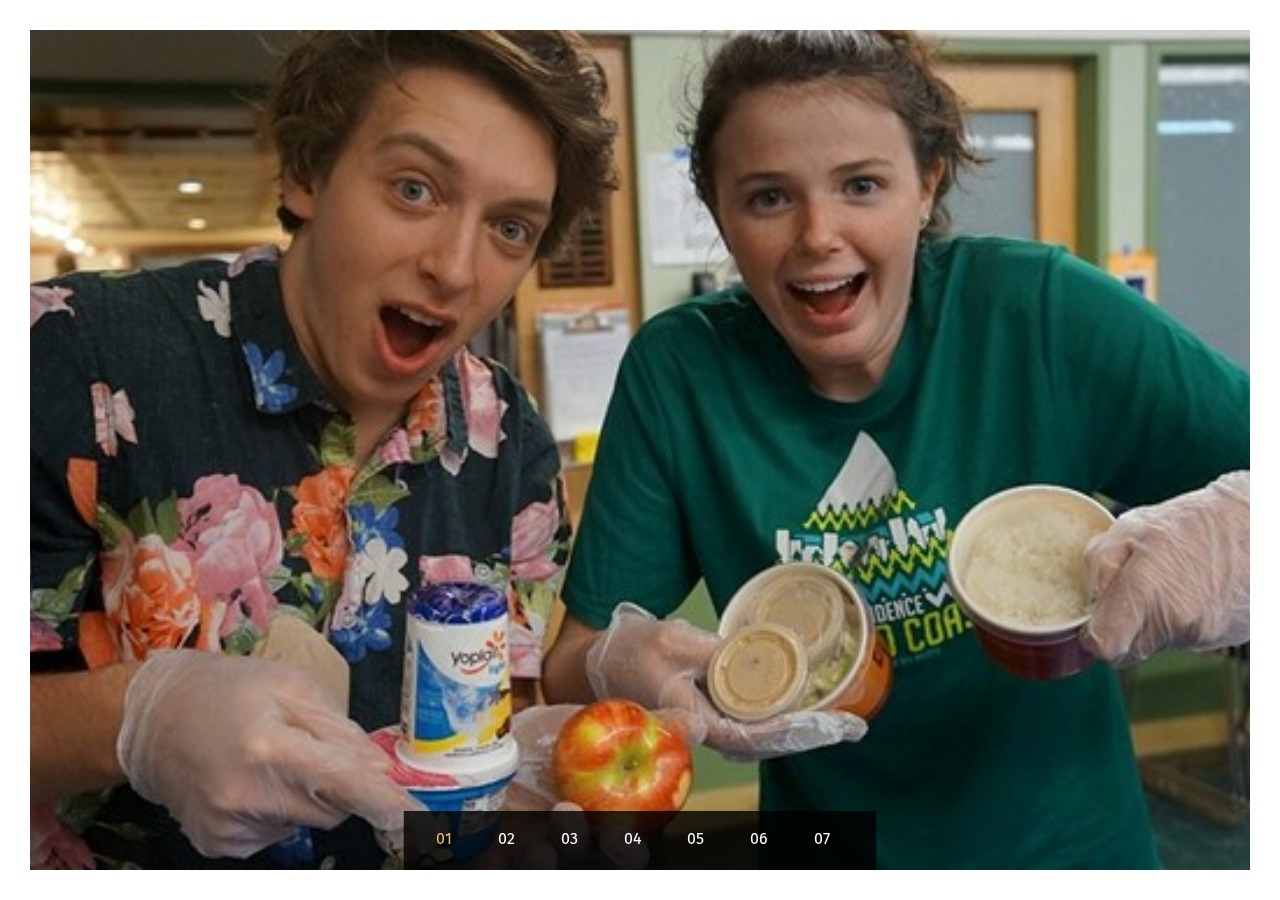
<file: slider/index.html>
<!doctype html>
<html lang="en" class="no-js">
<head>
	<meta charset="UTF-8">
	<meta name="viewport" content="width=device-width, initial-scale=1">

	<link href='https://fonts.googleapis.com/css?family=Fira+Sans:400,300,700' rel='stylesheet' type='text/css'>

	<link rel="stylesheet" href="css/reset.css"> <!-- CSS reset -->
	<link rel="stylesheet" href="css/style.css"> <!-- Resource style -->
	<script src="js/modernizr.js"></script> <!-- Modernizr -->

	<title>Pointy Slider | CodyHouse</title>
</head>
<body>
	<div class="cd-slider-wrapper">
		<ul class="cd-slider">
			<li class="is-visible">
				<div class="cd-half-block image"></div>

				<div class="cd-half-block content">
					<div>
						<h2>Pointy Slider</h2>
						<p>
							Lorem ipsum dolor sit amet, consectetur adipisicing elit. Repellat fugit ullam voluptatum tenetur ab, non beatae.
						</p>

					</div>
				</div>
			</li> <!-- .cd-half-block.content -->

			<li>
				<div class="cd-half-block image"></div>

				<div class="cd-half-block content light-bg">
					<div>
						<h2>Slide Number 2</h2>
						<p>
							Lorem ipsum dolor sit amet, consectetur adipisicing elit. Repellat fugit ullam voluptatum tenetur ab, non beatae, impedit dolorem itaque voluptates facilis necessitatibus suscipit dolor rerum dolores dignissimos alias facere sunt aliquid.
						</p>
					</div>
				</div> <!-- .cd-half-block.content -->
			</li>

			<li>
				<div class="cd-half-block image"></div>

				<div class="cd-half-block content">
					<div>
						<h2>Slide Number 3</h2>
						<p>
							Lorem ipsum dolor sit amet, consectetur adipisicing elit. Repellat fugit ullam voluptatum tenetur ab, non beatae, impedit dolorem itaque voluptates facilis necessitatibus suscipit dolor rerum dolores dignissimos alias facere sunt aliquid.
						</p>
					</div>
				</div> <!-- .cd-half-block.content -->
			</li>

			<li>
				<div class="cd-half-block image"></div>

				<div class="cd-half-block content">
					<div>
						<h2>Slide Number 4</h2>
						<p>
							Lorem ipsum dolor sit amet, consectetur adipisicing elit. Repellat fugit ullam voluptatum tenetur ab, non beatae, impedit dolorem itaque voluptates facilis necessitatibus suscipit dolor rerum dolores dignissimos alias facere sunt aliquid.
						</p>
					</div>
				</div> <!-- .cd-half-block.content -->
			</li>

<li>
        <div class="cd-half-block image"></div>

        <div class="cd-half-block content">
          <div>
            <h2>Slide Number <5/h2>
            <p>
              Yada  psum dolor sit amet, consectetur adipisicing elit. Repellat fugit ullam voluptatum tenetur ab, non beatae, impedit.
            </p>
          </div>
        </div> <!-- .cd-half-block.content -->
      </li>



<li>
        <div class="cd-half-block image"></div>

        <div class="cd-half-block content">
          <div>
            <h2>Slide Number <6>
            <p>
              Yada  psum dolor sit amet, consectetur adipisicing elit. Repellat fugit ullam voluptatum tenetur ab, non beatae, impedit.
            </p>
          </div>
        </div> <!-- .cd-half-block.content -->
      </li>


<li>
        <div class="cd-half-block image"></div>

        <div class="cd-half-block content">
          <div>
            <h2>Slide Number <7>
            <p>
              Yada  psum dolor sit amet, consectetur adipisicing elit. Repellat fugit ullam voluptatum tenetur ab, non beatae, impedit.
            </p>
          </div>
        </div> <!-- .cd-half-block.content -->
      </li>


		</ul> <!-- .cd-slider -->
	</div> <!-- .cd-slider-wrapper -->
<script src="js/jquery-2.1.4.js"></script>
<script src="js/jquery.mobile.custom.min.js"></script>
<script src="js/main.js"></script> <!-- Resource jQuery -->
</body>
</html>
</file>
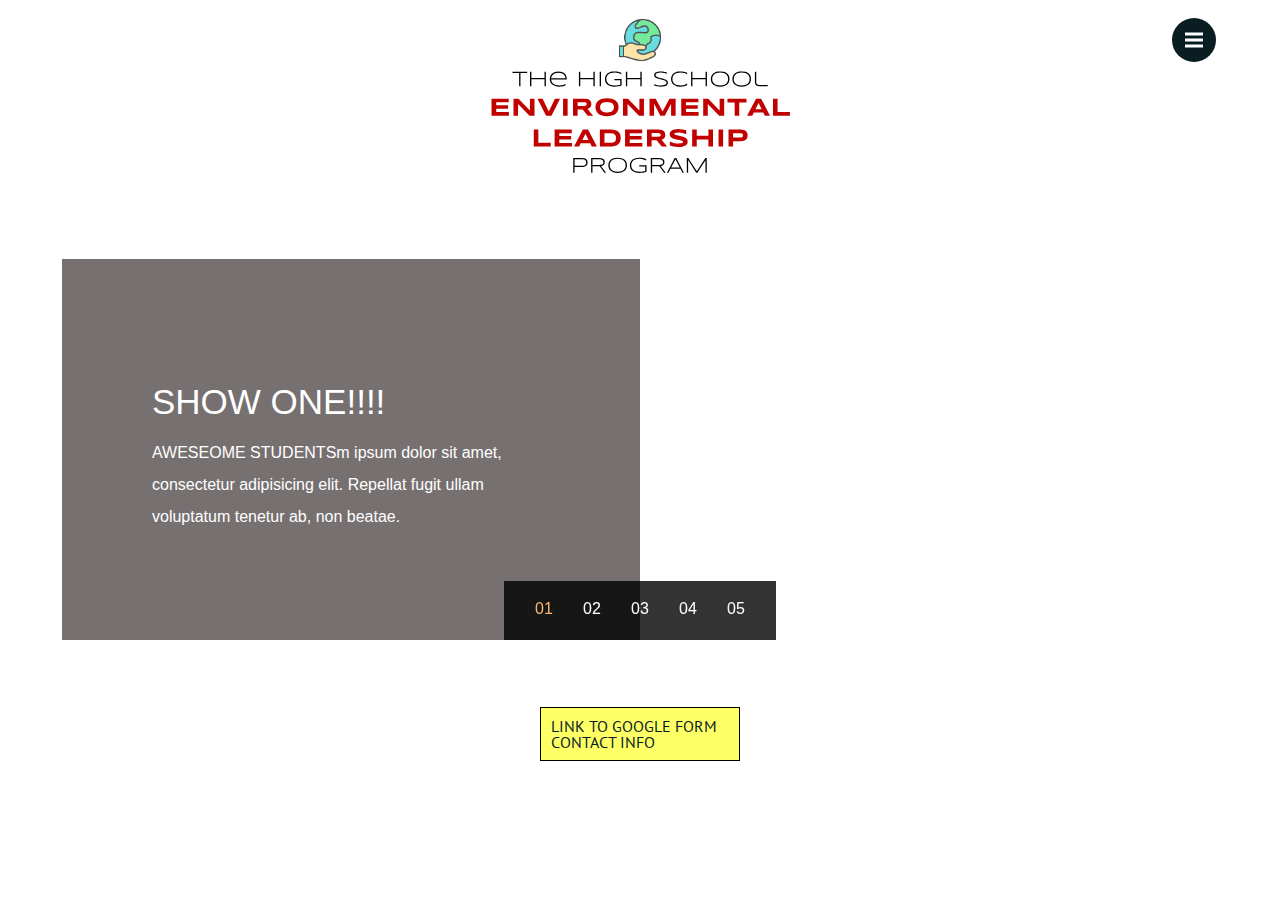
<file: action.html>
<!doctype html>
<html lang="en" class="no-js">
<head>
	<meta charset="UTF-8">
	<meta name="viewport" content="width=device-width, initial-scale=1">

	<link href='http://fonts.googleapis.com/css?family=PT+Sans:400,700' rel='stylesheet' type='text/css'>

	<link rel="stylesheet" href="nav_css/reset.css"> <!-- CSS reset -->
	<link rel="stylesheet" href="nav_css/style.css"> <!-- Resource style -->
	<script src="nav_js/modernizr.js"></script> <!-- Modernizr -->

<link rel="stylesheet" href="index/css/mods.css">



	<title>Students Take Action</title>
</head>
<body>
	<header>
		<!-- <a class="cd-logo" href="#0"><img src="img/cd-logo.svg" alt="Logo"></a> -->
	</header>

	<nav>
		<ul class="cd-primary-nav">
			<li><a href="timeline.html">Timeline</a></li>
			<li><a href="board.html">Board</a></li>
			<li><a href="donate.html">Donate</a></li>
			<li><a href="blog.html">Blog</a></li>
			<li><a href="#0">Join In</a></li>
			<li><a href="#0">Create an account</a></li>
		</ul>
	</nav>

<div class="top_ctr">
<img id="logo_head" src="index/img/logo_ctr_2.svg">
</div>

<div id="show1_ctr">
<iframe id="slides" src="pointy/show1.html" webkitallowfullscreen mozallowfullscreen allowfullscreen></iframe></div>

<div style="background: #ffff66; border: 1px solid black; padding: 10px; width: 200px; margin: 1px auto 20px;">
	<h1>LINK TO GOOGLE FORM<h1>
		<em>CONTACT INFO</em>
	</div>




</main>



	<div class="cd-overlay-nav">
		<span></span>
	</div> <!-- cd-overlay-nav -->

	<div class="cd-overlay-content">
		<span></span>
	</div> <!-- cd-overlay-content -->

	<a href="#0" class="cd-nav-trigger">Menu<span class="cd-icon"></span></a>

<script src="nav_js/jquery-2.1.1.js"></script>
<script src="nav_js/velocity.min.js"></script>
<script src="nav_js/main.js"></script> <!-- Resource jQuery -->




</body>
</html>
</file>
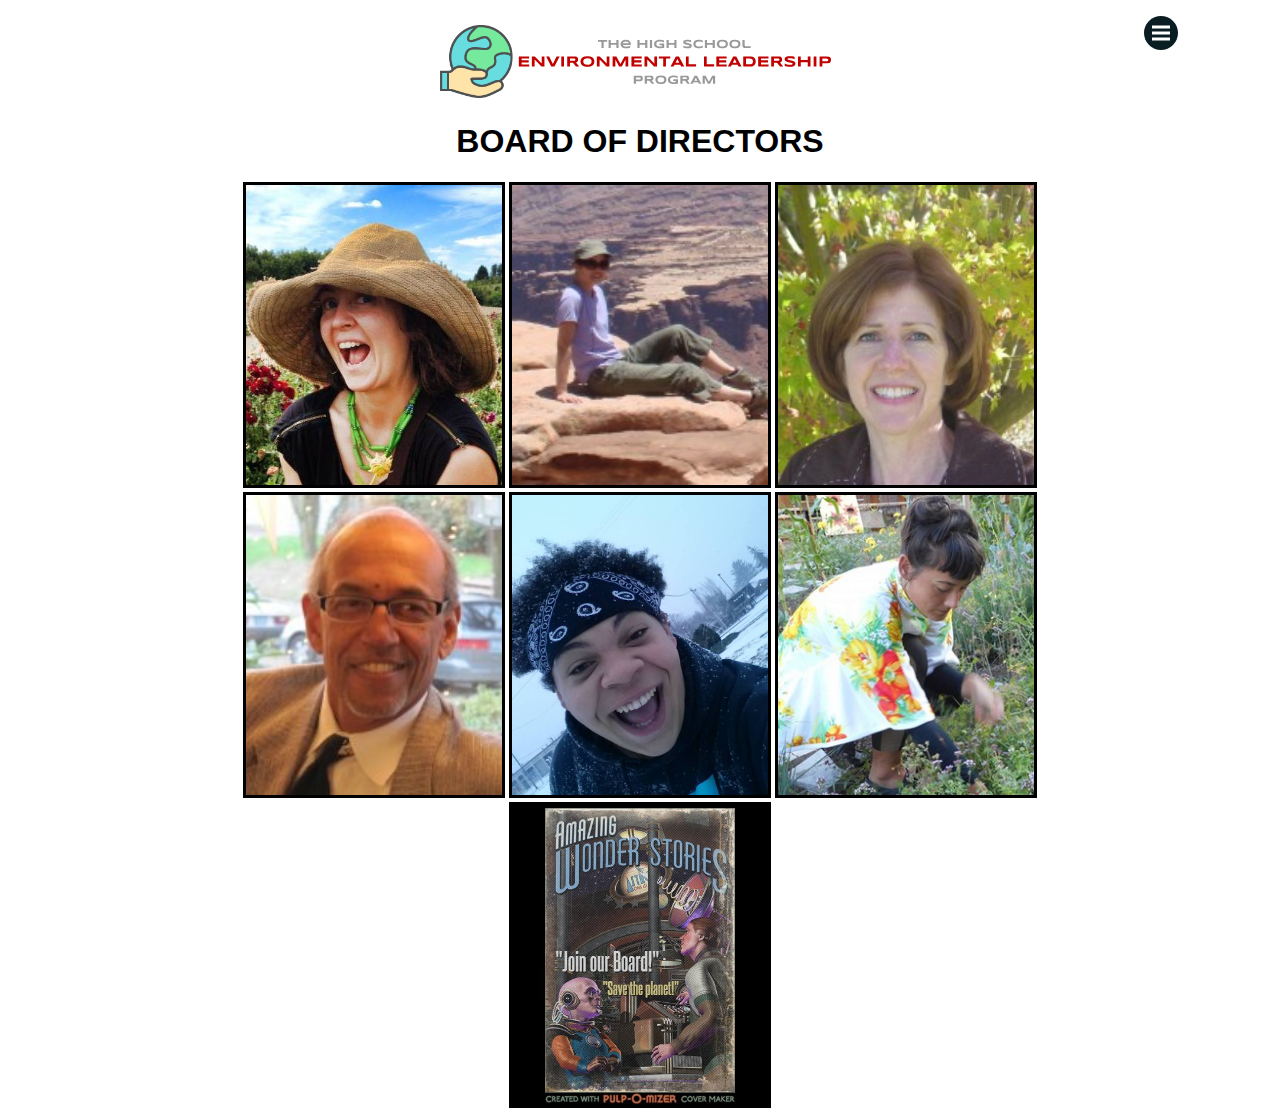
<file: board.html>
<!DOCTYPE html>
<html >
  <head>
    <meta charset="UTF-8">
    <title>Pure CSS bread-loaf carousel</title>
    <meta name="viewport" content="width=device-width, initial-scale=1">
<link rel="stylesheet" href="https://maxcdn.bootstrapcdn.com/font-awesome/4.5.0/css/font-awesome.min.css">

<script src="http://code.jquery.com/jquery-1.10.1.min.js"></script>
        <link rel="stylesheet" href="nest/css/nav.css">
        <link rel="stylesheet" href="nest/css/board.css">
        <link rel="stylesheet" href="nest/css/board_nav_adjust.css">




  </head>







<nav>
    <ul class="cd-primary-nav">
      <li><a href="index.html">Home</a></li>
      <li><a href="#0">Our services</a></li>
      <li><a href="#0">Our projects</a></li>
        <!-- </div> -->
        <!-- <div id="col_right"> -->
      <li><a href="#0">Start a project</a></li>
      <li><a href="#0">Join In</a></li>
      <li><a href="#0">Create an account</a></li>
        <!-- </div> -->
       <!-- </div> -->
    </ul>
  </nav>










  <body>


<div class="container">



<div id="bod">
  <img id="env_logo_bod" src="nest/img/logo2.svg">
 <h1>BOARD OF DIRECTORS</h1>

  </div>

  <div class="block image1">
    <div class="layer"></div>
    <div class="p-container">

      <p class="img-p">
        CHERYL LOHRMANN - Executive Director: dolor sit amet, consectetur adipisicing elit. Non fuga, vero ea enim. Nemo voluptas culpa temporibus eius quae sunt. Non fuga, vero ea enim. Nemo voluptas culpa temporibus eius quae sunt.Non fuga, vero ea enim. Nemo voluptas culpa temporibus eius quae sunt.
      </p>
    </div>
  </div>
  <!-- block -->

<div class="block image2">
    <div class="layer"></div>
    <div class="p-container">

      <p class="img-p">
        SU-WEN CHEN: Lorem ipsum dolor sit amet, consectetur adipisicing elit. Non fuga, vero ea enim. Nemo voluptas culpa temporibus eius quae sunt.
      </p>
    </div>
  </div>
  <!-- block -->

  <div class="block image3">
    <div class="layer"></div>
    <div class="p-container">

      <p class="img-p">
        AMY CHOVNICK: Lorem ipsum dolor sit amet, consectetur adipisicing elit. Non fuga, vero ea enim. Nemo voluptas culpa temporibus eius quae sunt.
      </p>
    </div>
  </div>
  <!-- block -->



</div>



  <div class="container">


  <div class="block image4">
    <div class="layer"></div>
    <div class="p-container">

      <p class="img-p">
        SAL FARUQUI: Lorem ipsum dolor sit amet, consectetur adipisicing elit. Non fuga, vero ea enim. Nemo voluptas culpa temporibus eius quae sunt.
      </p>
    </div>
  </div>
  <!-- block -->

  <div class="block image5">
    <div class="layer"></div>
    <div class="p-container">

      <p class="img-p">
        XAVIER ENTITY: ipsum dolor sit amet, consectetur adipisicing elit. Non fuga, vero ea enim.<a href="#">CP</a> Nemo voluptas culpa temporibus eius quae sunt.
      </p>
    </div>
  </div>
  <!-- block -->

<div class="block image6">
    <div class="layer"></div>
    <div class="p-container">

      <p class="img-p">
        ALEXIS THOMPSON: ipsum dolor sit amet, consectetur adipisicing elit. Non fuga, vero ea enim.<a href="#">CP</a> Nemo voluptas culpa temporibus eius quae sunt.
      </p>
    </div>
  </div>
  <!-- block -->





  <div class="container">



  <!-- block -->

  <div class="block image7">
    <div class="layer"></div>
    <div class="p-container">

      <p class="img-p">
        XAVIER ENTITY: ipsum dolor sit amet, consectetur adipisicing elit. Non fuga, vero ea enim.<a href="#">CP</a> Nemo voluptas culpa temporibus eius quae sunt.
      </p>
    </div>
  </div>
  <!-- block -->












</div>
<!-- container -->
<!-- <a href="http://codepen.io/tonkec" class="ua" target="_blank">
  <i class="fa fa-user"></i></a>
 -->


<!-- for rounded animated nav -->
<div class="cd-overlay-nav">
    <span></span>
  </div> <!-- cd-overlay-nav -->

  <div class="cd-overlay-content">
    <span></span>
  </div> <!-- cd-overlay-content -->
  <a href="#0" class="cd-nav-trigger">Menu<span class="cd-icon"></span></a>




<script src='http://cdnjs.cloudflare.com/ajax/libs/jquery/2.1.3/jquery.min.js'></script>

        <script src="nest/js/index.js"></script>

<!-- rounded animated nav -->
<script src="nest/js/jquery-2.1.1.js"></script>
<script src="nest/js/velocity.min.js"></script>
<script src="nest/js/main.js"></script> <!-- Resource jQuery -->




  </body>
</html>
</file>
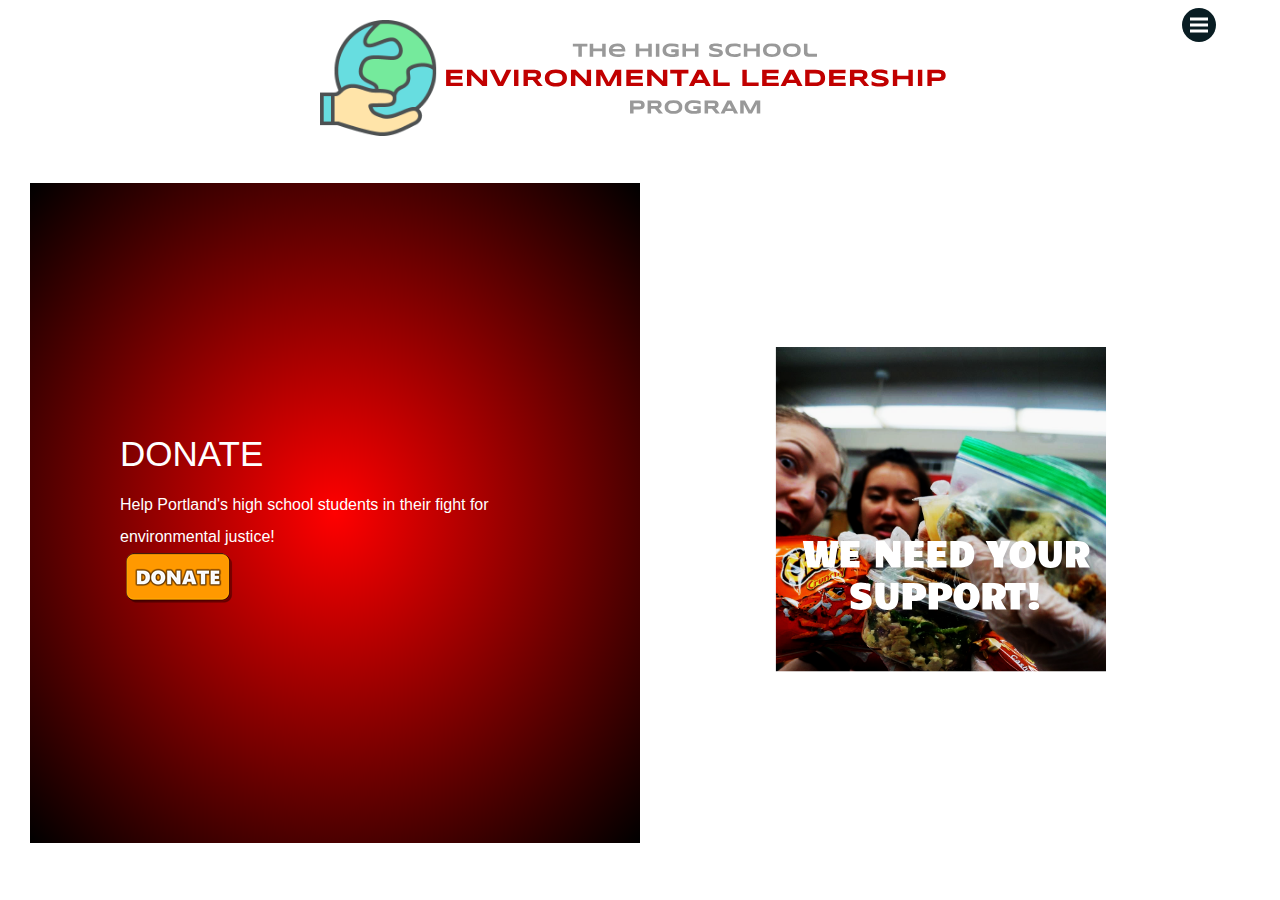
<file: donate.html>
<!DOCTYPE html>
<html >
  <head>
    <meta charset="UTF-8">
    <title>Fullscreen drag-slider with parallax</title>
    <meta name="viewport" content="width=device-width, initial-scale=1, user-scalable=yes">


    <link rel='stylesheet prefetch' href='http://fonts.googleapis.com/css?family=Open+Sans'>
    <script src="http://code.jquery.com/jquery-1.10.1.min.js"></script>


        <!-- <link rel="stylesheet" href="css/animations.css"> -->

        <!-- pointy stuff -->
        <link rel="stylesheet" href="nest/pointy_css/reset.css"> <!-- CSS reset -->
<!-- <link rel="stylesheet" href="css/style.css"> -->

  <link rel="stylesheet" href="nest/pointy_css/donate.css">

   <!-- Resource style -->

 <link rel="stylesheet" href="nest/css/nav.css">

    <script src="nest/pointy_js/modernizr.js"></script> <!-- Modernizr -->





  </head>


  <!-- <header> -->
  <!-- <div id="top_ctr"> -->
     <div id="logo_box">

      <img id="env_logo" src="nest/img/logo2.svg">

</div>

<nav>
    <ul class="cd-primary-nav">


      <li><a href="#0">Start a project</a></li>
      <li><a href="#0">Join In</a></li>
      <li><a href="#0">Create an account</a></li>
      <li><a href="#0">Donate</a></li>
      <li><a href="blog.html">Blog</a></li>
      <li><a href="file:///C:/Users/Allen/Desktop/CP%20diddles/Timeline/index.html">Our History</a></li>
      <li><a href="board.html">The Board</a></li>
        <!-- </div> -->
       <!-- </div> -->
    </ul>
  </nav>



  <body>



<div class="cd-slider-wrapper">
    <ul class="cd-slider">
      <li class="is-visible">
        <div class="cd-half-block image"></div>

        <div class="cd-half-block content">
          <div>
            <h2>DONATE</h2>
            <p class="index_p">
              Help Portland's high school students in their fight for environmental justice!
            </p>
              <a href="#">
            <img src="nest/img/donate2.png"></a>

          </div>
        </div>
      </li> <!-- .cd-half-block.content -->



    </ul> <!-- .cd-slider -->
  </div> <!-- .cd-slider-wrapper -->









   <!-- for rounded animated nav -->
<div class="cd-overlay-nav">
    <span></span>
  </div> <!-- cd-overlay-nav -->

  <div class="cd-overlay-content">
    <span></span>
  </div> <!-- cd-overlay-content -->
  <a href="#0" class="cd-nav-trigger">Menu<span class="cd-icon"></span></a>




    <script src='http://cdnjs.cloudflare.com/ajax/libs/jquery/2.1.3/jquery.min.js'></script>

        <script src="nest/js/index.js"></script>




<!-- pointy stuff -->
<!--
<script src="pointy_js/jquery-2.1.4.js"></script>
<script src="pointy_js/jquery.mobile.custom.min.js"></script>
 <script src="pointy_js/main.js"></script>

 -->
<!-- rounded animated nav -->
<script src="nest/js/jquery-2.1.1.js"></script>
<script src="nest/js/velocity.min.js"></script>
<script src="nest/js/main.js"></script> <!-- Resource jQuery -->



<script>
  $(window).scroll(function() {
    $('#lscape_svg').each(function(){
    var imagePos = $(this).offset().top;

    var topOfWindow = $(window).scrollTop();
      if (imagePos < topOfWindow+400) {
        $(this).addClass("slideUp");
      }
    });

   $('#port_svg').each(function(){
    var imagePos = $(this).offset().top;

    var topOfWindow = $(window).scrollTop();
      if (imagePos < topOfWindow+400) {
        $(this).addClass("slideUp");
      }
    });



  });
</script>

  </body>
</html>
</file>
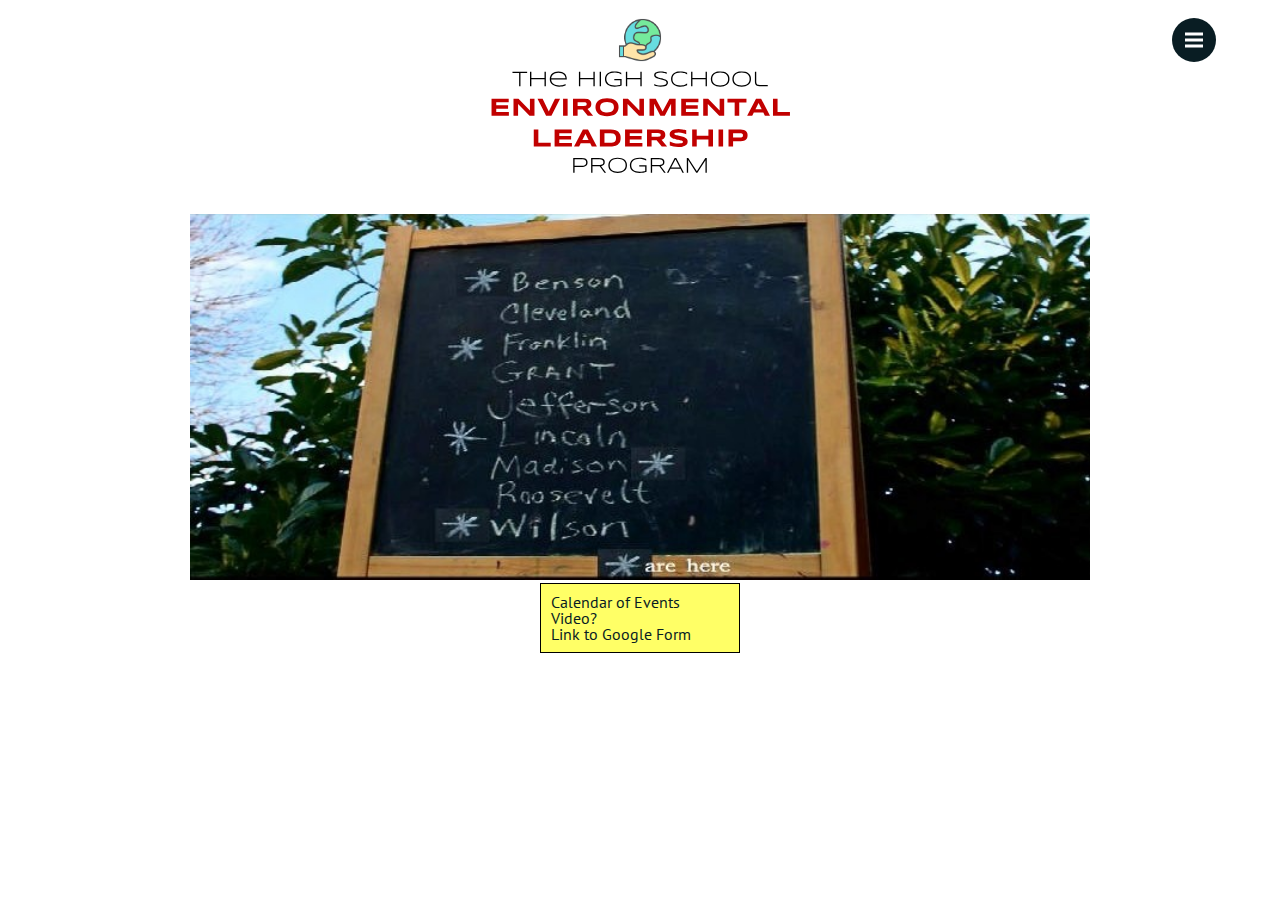
<file: join.html>
<!doctype html>
<html lang="en" class="no-js">
<head>
	<meta charset="UTF-8">
	<meta name="viewport" content="width=device-width, initial-scale=1">

	<link href='http://fonts.googleapis.com/css?family=PT+Sans:400,700' rel='stylesheet' type='text/css'>

	<link rel="stylesheet" href="nav_css/reset.css"> <!-- CSS reset -->
	<link rel="stylesheet" href="nav_css/style.css"> <!-- Resource style -->
	<script src="nav_js/modernizr.js"></script> <!-- Modernizr -->

<link rel="stylesheet" href="index/css/mods.css">



	<title>Join Other Schools</title>
</head>
<body>
	<header>

	</header>

	<nav>
		<ul class="cd-primary-nav">
			<li><a href="timeline.html">Timeline</a></li>
			<li><a href="board.html">Board</a></li>
			<li><a href="donate.html">Donate</a></li>
			<li><a href="blog.html">Blog</a></li>
			<li><a href="#0">Join In</a></li>
			<li><a href="#0">Create an account</a></li>
		</ul>
	</nav>

<div class="top_ctr">
<img id="logo_head" src="index/img/logo_ctr_2.svg">




	<img id="schools_pic_lg" src="index/img/schools.jpg">
	<img id="schools_pic_sm" src="index/img/schools_sm.jpg">
</div>


<div style="background: #ffff66; border: 1px solid black; padding: 10px; width: 200px; margin: 1px auto 20px;">
	<h1>Calendar of Events<br>
		Video?<h1>
		<em>Link to Google Form</em>
	</div>



	<div class="cd-overlay-nav">
		<span></span>
	</div> <!-- cd-overlay-nav -->

	<div class="cd-overlay-content">
		<span></span>
	</div> <!-- cd-overlay-content -->

	<a href="#0" class="cd-nav-trigger">Menu<span class="cd-icon"></span></a>

<script src="nav_js/jquery-2.1.1.js"></script>
<script src="nav_js/velocity.min.js"></script>
<script src="nav_js/main.js"></script> <!-- Resource jQuery -->




</body>
</html>
</file>
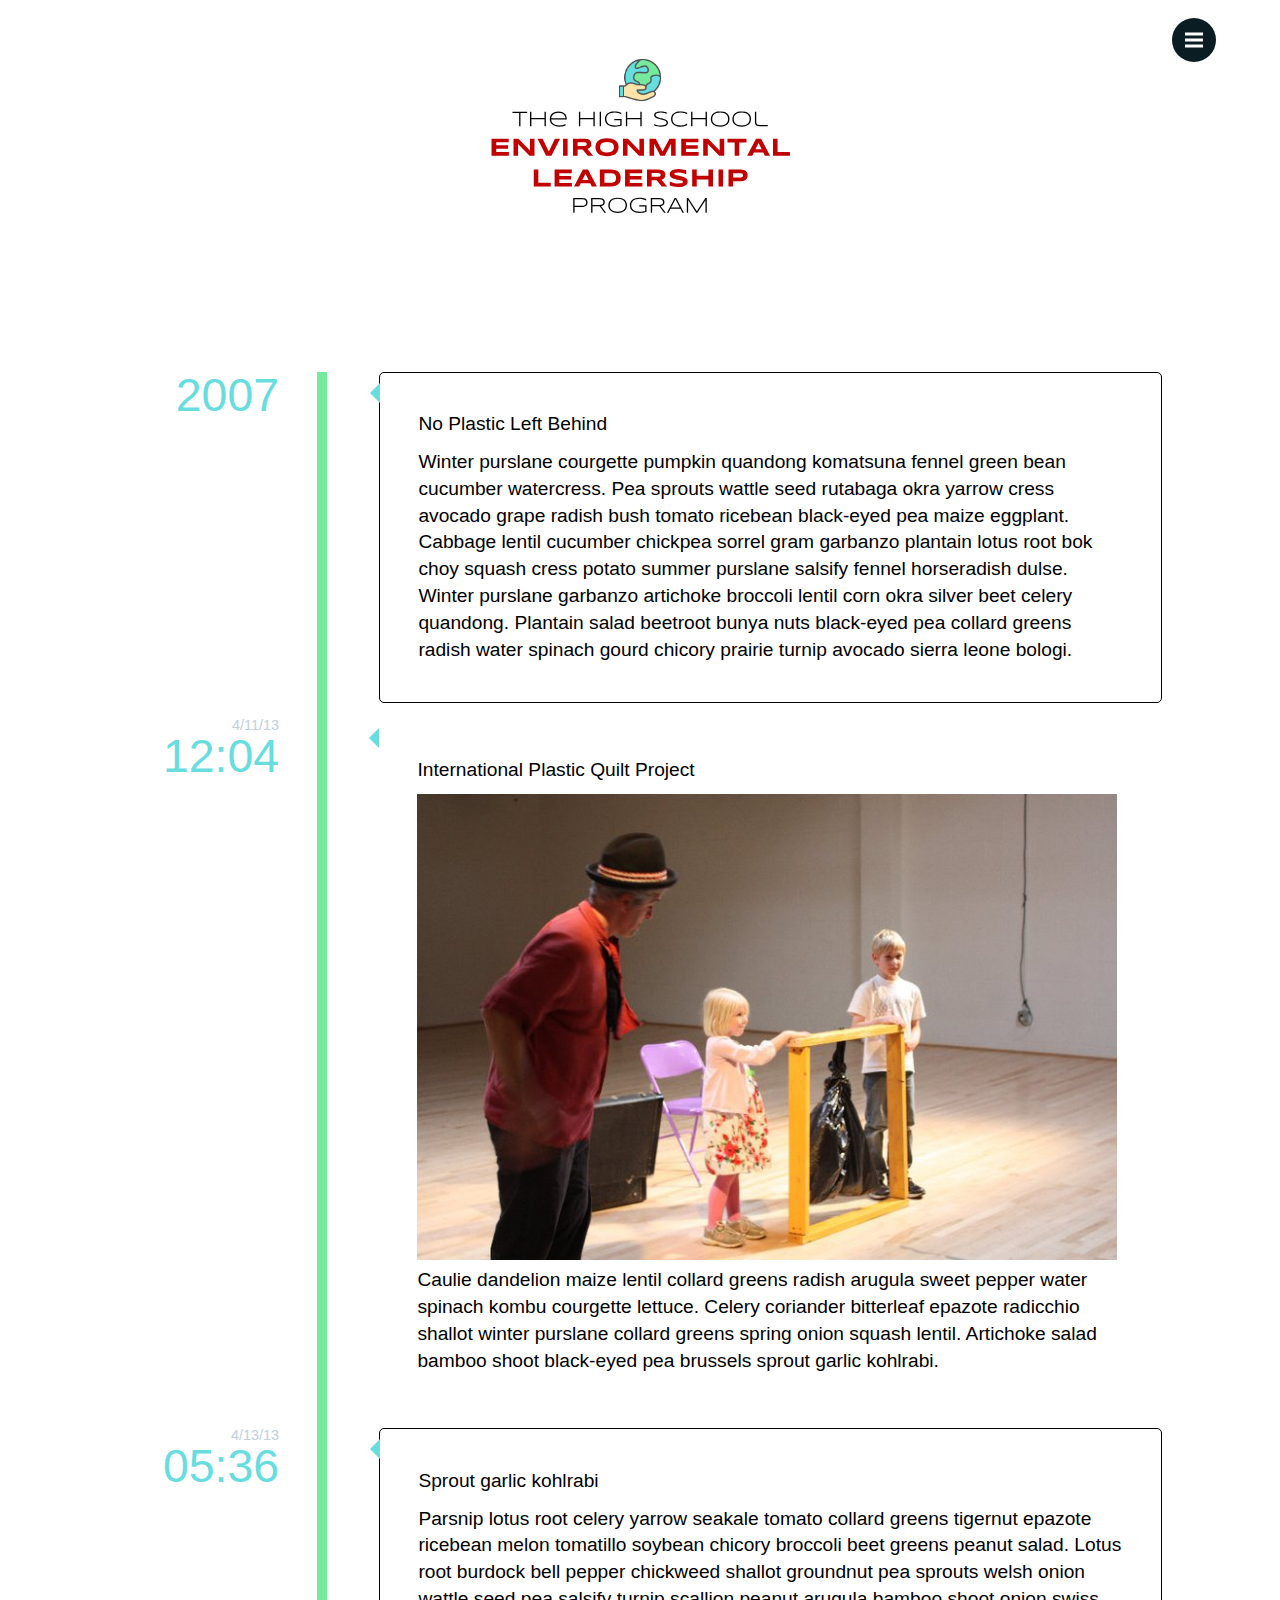
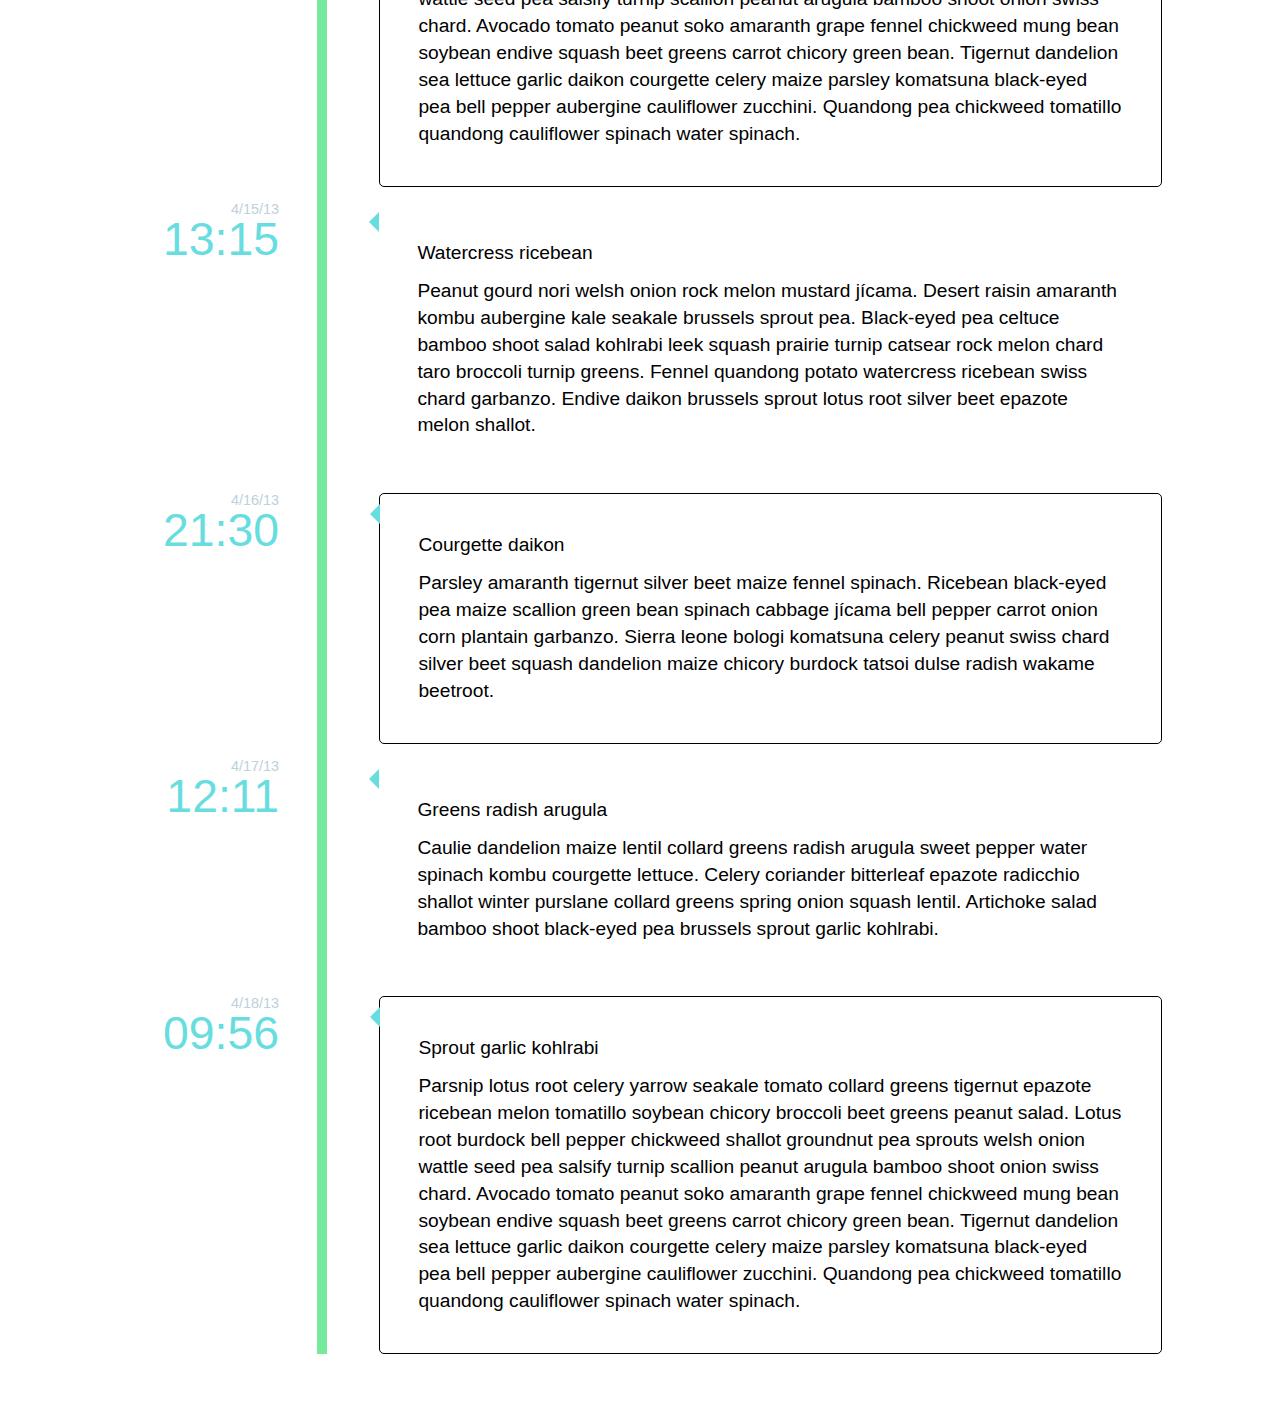
<file: timeline.html>
<!DOCTYPE html>
<html >
  <head>
    <meta charset="UTF-8">
    <title>Timeline</title>
    <meta name="viewport" content="width=device-width, initial-scale=1, user-scalable=yes">


    <!-- <link rel='stylesheet prefetch' href='http://fonts.googleapis.com/css?family=Open+Sans'> -->
    <script src="http://code.jquery.com/jquery-1.10.1.min.js"></script>


        <link rel="stylesheet" type="text/css" href="nest/timeline_css/default.css" />
    <link rel="stylesheet" type="text/css" href="nest/timeline_css/component.css" />

<link rel="stylesheet" href="nav_css/reset.css"> <!-- CSS reset -->
  <link rel="stylesheet" href="nav_css/style.css"> <!-- Resource style -->

 <link rel="stylesheet" href="index/css/mods.css">

  <!-- Resource style -->



    <script src="nest/pointy_js/modernizr.js"></script> <!-- Modernizr -->





  </head>


  <!-- <header> -->
  <!-- <div id="top_ctr"> -->
     <div class="top_ctr">

      <img id="timeline_logo" src="index/img/logo_ctr_2.svg">

</div>

<nav>
    <ul class="cd-primary-nav">


      <li><a href="index.html">Home</a></li>
      <li><a href="#0">Join In</a></li>
      <li><a href="#0">Create an account</a></li>
      <li><a href="#0">Donate</a></li>
      <li><a href="blog.html">Blog</a></li>
      <li><a href="file:///C:/Users/Allen/Desktop/CP%20diddles/Timeline/index.html">Our History</a></li>
      <li><a href="board.html">The Board</a></li>
        <!-- </div> -->
       <!-- </div> -->
    </ul>
  </nav>



  <body>


<div class="container">
      <header class="clearfix">

        <nav>

        </nav>
      </header>

      <div class="main">
        <ul class="cbp_tmtimeline">
          <li>
            <time class="cbp_tmtime" datetime="2013-04-10 18:30"> <span>2007</span></time>
            <div ></div>
            <div class="cbp_tmlabel">
              <h2>No Plastic Left Behind</h2>
              <p>Winter purslane courgette pumpkin quandong komatsuna fennel green bean cucumber watercress. Pea sprouts wattle seed rutabaga okra yarrow cress avocado grape radish bush tomato ricebean black-eyed pea maize eggplant. Cabbage lentil cucumber chickpea sorrel gram garbanzo plantain lotus root bok choy squash cress potato summer purslane salsify fennel horseradish dulse. Winter purslane garbanzo artichoke broccoli lentil corn okra silver beet celery quandong. Plantain salad beetroot bunya nuts black-eyed pea collard greens radish water spinach gourd chicory prairie turnip avocado sierra leone bologi.</p>
            </div>
          </li>
          <li>
            <time class="cbp_tmtime" datetime="2013-04-11T12:04"><span>4/11/13</span> <span>12:04</span></time>
            <div></div>
            <div class="cbp_tmlabel">
              <h2>International Plastic Quilt Project</h2>
              <img class="img_width" src="nest/img/ipqp1.jpg"><p>Caulie dandelion maize lentil collard greens radish arugula sweet pepper water spinach kombu courgette lettuce. Celery coriander bitterleaf epazote radicchio shallot winter purslane collard greens spring onion squash lentil. Artichoke salad bamboo shoot black-eyed pea brussels sprout garlic kohlrabi.</p>
            </div>
          </li>
          <li>
            <time class="cbp_tmtime" datetime="2013-04-13 05:36"><span>4/13/13</span> <span>05:36</span></time>
            <div></div>
            <div class="cbp_tmlabel">
              <h2>Sprout garlic kohlrabi</h2>
              <p>Parsnip lotus root celery yarrow seakale tomato collard greens tigernut epazote ricebean melon tomatillo soybean chicory broccoli beet greens peanut salad. Lotus root burdock bell pepper chickweed shallot groundnut pea sprouts welsh onion wattle seed pea salsify turnip scallion peanut arugula bamboo shoot onion swiss chard. Avocado tomato peanut soko amaranth grape fennel chickweed mung bean soybean endive squash beet greens carrot chicory green bean. Tigernut dandelion sea lettuce garlic daikon courgette celery maize parsley komatsuna black-eyed pea bell pepper aubergine cauliflower zucchini. Quandong pea chickweed tomatillo quandong cauliflower spinach water spinach.</p>
            </div>
          </li>
          <li>
            <time class="cbp_tmtime" datetime="2013-04-15 13:15"><span>4/15/13</span> <span>13:15</span></time>
            <div></div>
            <div class="cbp_tmlabel">
              <h2>Watercress ricebean</h2>
              <p>Peanut gourd nori welsh onion rock melon mustard jícama. Desert raisin amaranth kombu aubergine kale seakale brussels sprout pea. Black-eyed pea celtuce bamboo shoot salad kohlrabi leek squash prairie turnip catsear rock melon chard taro broccoli turnip greens. Fennel quandong potato watercress ricebean swiss chard garbanzo. Endive daikon brussels sprout lotus root silver beet epazote melon shallot.</p>
            </div>
          </li>
          <li>
            <time class="cbp_tmtime" datetime="2013-04-16 21:30"><span>4/16/13</span> <span>21:30</span></time>
            <div></div>
            <div class="cbp_tmlabel">
              <h2>Courgette daikon</h2>
              <p>Parsley amaranth tigernut silver beet maize fennel spinach. Ricebean black-eyed pea maize scallion green bean spinach cabbage jícama bell pepper carrot onion corn plantain garbanzo. Sierra leone bologi komatsuna celery peanut swiss chard silver beet squash dandelion maize chicory burdock tatsoi dulse radish wakame beetroot.</p>
            </div>
          </li>
          <li>
            <time class="cbp_tmtime" datetime="2013-04-17 12:11"><span>4/17/13</span> <span>12:11</span></time>
            <div></div>
            <div class="cbp_tmlabel">
              <h2>Greens radish arugula</h2>
              <p>Caulie dandelion maize lentil collard greens radish arugula sweet pepper water spinach kombu courgette lettuce. Celery coriander bitterleaf epazote radicchio shallot winter purslane collard greens spring onion squash lentil. Artichoke salad bamboo shoot black-eyed pea brussels sprout garlic kohlrabi.</p>
            </div>
          </li>
          <li>
            <time class="cbp_tmtime" datetime="2013-04-18 09:56"><span>4/18/13</span> <span>09:56</span></time>
            <div></div>
            <div class="cbp_tmlabel">
              <h2>Sprout garlic kohlrabi</h2>
              <p>Parsnip lotus root celery yarrow seakale tomato collard greens tigernut epazote ricebean melon tomatillo soybean chicory broccoli beet greens peanut salad. Lotus root burdock bell pepper chickweed shallot groundnut pea sprouts welsh onion wattle seed pea salsify turnip scallion peanut arugula bamboo shoot onion swiss chard. Avocado tomato peanut soko amaranth grape fennel chickweed mung bean soybean endive squash beet greens carrot chicory green bean. Tigernut dandelion sea lettuce garlic daikon courgette celery maize parsley komatsuna black-eyed pea bell pepper aubergine cauliflower zucchini. Quandong pea chickweed tomatillo quandong cauliflower spinach water spinach.</p>
            </div>
          </li>
        </ul>
      </div>
    </div>









   <!-- for rounded animated nav -->
<div class="cd-overlay-nav">
    <span></span>
  </div> <!-- cd-overlay-nav -->

  <div class="cd-overlay-content">
    <span></span>
  </div> <!-- cd-overlay-content -->
  <a href="#0" class="cd-nav-trigger">Menu<span class="cd-icon"></span></a>




    <script src='http://cdnjs.cloudflare.com/ajax/libs/jquery/2.1.3/jquery.min.js'></script>

        <script src="nest/js/index.js"></script>





<!-- rounded animated nav -->
<script src="nest/js/jquery-2.1.1.js"></script>
<script src="nest/js/velocity.min.js"></script>
<script src="nest/js/main.js"></script> <!-- Resource jQuery -->



<script>
  $(window).scroll(function() {
    $('#lscape_svg').each(function(){
    var imagePos = $(this).offset().top;

    var topOfWindow = $(window).scrollTop();
      if (imagePos < topOfWindow+400) {
        $(this).addClass("slideUp");
      }
    });

   $('#port_svg').each(function(){
    var imagePos = $(this).offset().top;

    var topOfWindow = $(window).scrollTop();
      if (imagePos < topOfWindow+400) {
        $(this).addClass("slideUp");
      }
    });



  });
</script>

  </body>
</html>
</file>
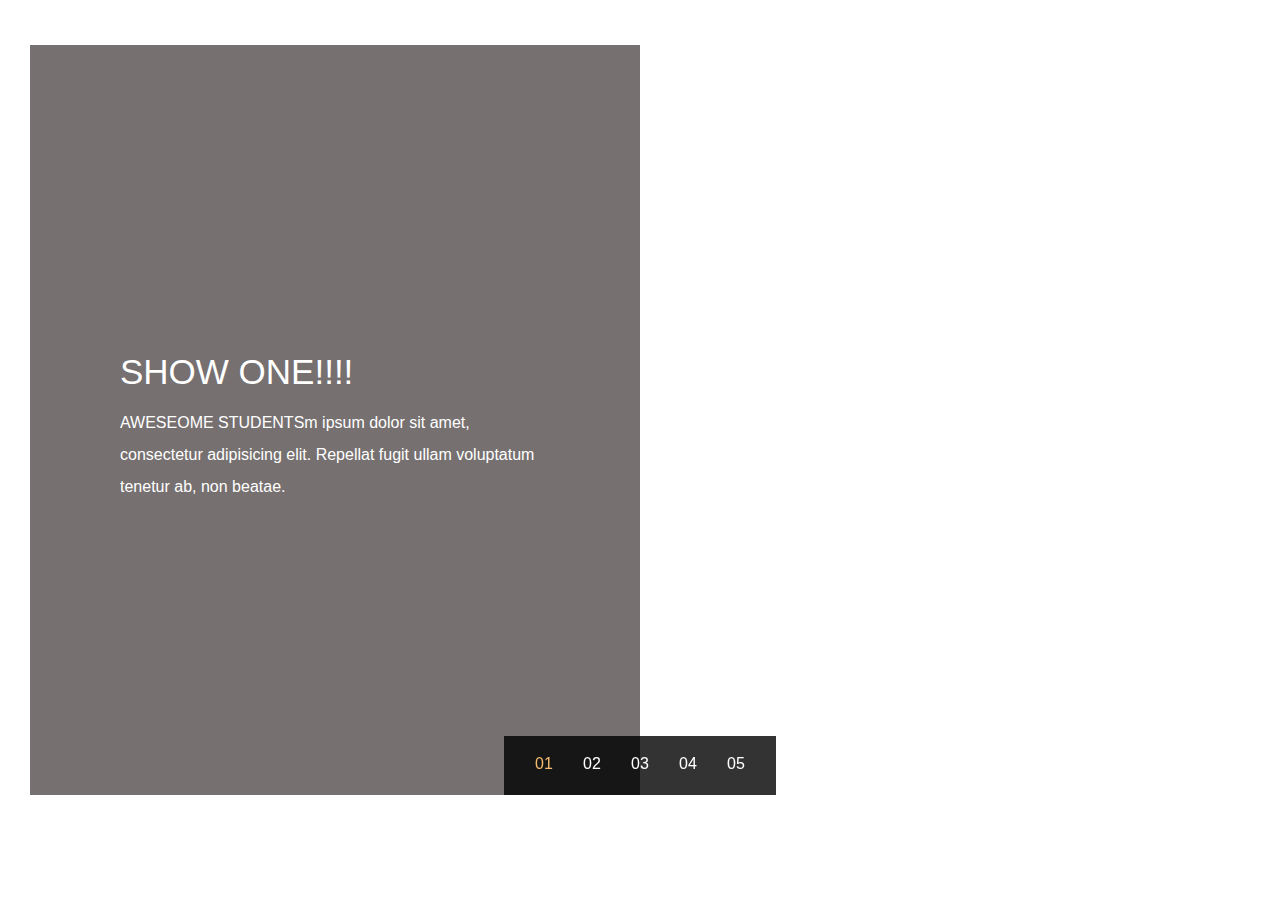
<file: pointy/show1.html>
<!DOCTYPE html>
<html >
  <head>
    <meta charset="UTF-8">
    <title>Fullscreen drag-slider with parallax</title>
    <meta name="viewport" content="width=device-width, initial-scale=1, user-scalable=yes">


    <link rel='stylesheet prefetch' href='http://fonts.googleapis.com/css?family=Open+Sans'>

        <!-- <link rel="stylesheet" href="css/style.css"> -->
        <link rel="stylesheet" href="css/nav.css">


        <!-- pointy stuff -->
        <link rel="stylesheet" href="pointy_css/reset.css"> <!-- CSS reset -->
  <link rel="stylesheet" href="pointy_css/style.css"> <!-- Resource style -->
    <script src="pointy_js/modernizr.js"></script> <!-- Modernizr -->




  </head>



  <body id="home_page">



<div class="cd-slider-wrapper">
    <ul class="cd-slider">
      <li class="is-visible">
        <div class="cd-half-block image"></div>

        <div class="cd-half-block content">
          <div>
            <h2>SHOW ONE!!!!</h2>
            <p>
              AWESEOME STUDENTSm ipsum dolor sit amet, consectetur adipisicing elit. Repellat fugit ullam voluptatum tenetur ab, non beatae.
            </p>

          </div>
        </div>
      </li> <!-- .cd-half-block.content -->

      <li>
        <div class="cd-half-block image"></div>

        <div class="cd-half-block content light-bg">
          <div>
            <h2>Slide Number 2</h2>
            <p>
              Lorem ipsum dolor sit amet, consectetur adipisicing elit. Repellat fugit ullam voluptatum tenetur ab, non beatae.
            </p>
          </div>
        </div> <!-- .cd-half-block.content -->
      </li>

      <li>
        <div class="cd-half-block image"></div>

        <div class="cd-half-block content">
          <div>
            <h2>Slide Number 3</h2>
            <p>
              Lorem ipsum dolor sit amet, consectetur adipisicing elit. Repellat fugit ullam voluptatum tenetur abd.
            </p>
          </div>
        </div> <!-- .cd-half-block.content -->
      </li>

      <li>
        <div class="cd-half-block image"></div>

        <div class="cd-half-block content">
          <div>
            <h2>Slide Number 4</h2>
            <p>
              Lorem ipsum dolor sit amet, consectetur adipisicing elit. Repellat fugit ullam voluptatum tenetur ab, non beatae, impedit.
            </p>
          </div>
        </div> <!-- .cd-half-block.content -->
      </li>



<li>
        <div class="cd-half-block image"></div>

        <div class="cd-half-block content">
          <div>
            <h2>Slide Number <5/h2>
            <p>
              Yada  psum dolor sit amet, consectetur adipisicing elit. Repellat fugit ullam voluptatum tenetur ab, non beatae, impedit.
            </p>
          </div>
        </div> <!-- .cd-half-block.content -->
      </li>





    </ul> <!-- .cd-slider -->
  </div> <!-- .cd-slider-wrapper -->












    <script src='http://cdnjs.cloudflare.com/ajax/libs/jquery/2.1.3/jquery.min.js'></script>

        <script src="js/index.js"></script>




<!-- pointy stuff -->
<script src="pointy_js/jquery-2.1.4.js"></script>
<script src="pointy_js/jquery.mobile.custom.min.js"></script>
 <script src="pointy_js/main.js"></script>







  </body>
</html>
</file>
<file: slider/css/style.css>
/* --------------------------------

Primary style

-------------------------------- */
*, *::after, *::before {
  box-sizing: border-box;
}

html {
  font-size: 62.5%;
}

body {
  font-size: 1.6rem;
  font-family: "Fira Sans", sans-serif;
  color: #767070;
  background-color: #ffffff;
}

a {
  color: #ccd0c1;
  text-decoration: none;
}

/* --------------------------------

Slider

-------------------------------- */
.cd-slider-wrapper {
  position: relative;
  height: 100vh;
  padding: 10px;
}
@media only screen and (min-width: 900px) {
  .cd-slider-wrapper {
    padding: 30px;
  }
}

.cd-slider {
  position: relative;
  z-index: 1;
  height: 100%;
  overflow: hidden;
}
.cd-slider li {
  position: absolute;
  top: 0;
  left: 0;
  height: 100%;
  width: 100%;
  -webkit-transform: translateX(100%);
  -moz-transform: translateX(100%);
  -ms-transform: translateX(100%);
  -o-transform: translateX(100%);
  transform: translateX(100%);
  -webkit-transition: -webkit-transform 0.6s;
  -moz-transition: -moz-transform 0.6s;
  transition: transform 0.6s;
}
.cd-slider li.is-visible {
  -webkit-transform: translateX(0);
  -moz-transform: translateX(0);
  -ms-transform: translateX(0);
  -o-transform: translateX(0);
  transform: translateX(0);
}
.cd-slider .cd-half-block {
  height: 100%;
  background-position: center center;
  background-repeat: no-repeat;
}
.cd-slider li:first-of-type .image {
  background-image: url(../img/a.jpg);
}
.cd-slider li:nth-of-type(2) .image {
  background-image: url(../img/d3.jpg);
}
.cd-slider li:nth-of-type(3) .image {
  background-image: url(../img/moo.jpg);
}
.cd-slider li:nth-of-type(4) .image {
  background-image: url(../img/cheetos2.jpg);
}
.cd-slider li:nth-of-type(5) .image {
  background-image: url(../img/king.jpg);
  background-position: top;
}

.cd-slider li:nth-of-type(6) .image {
  background-image: url(../img/sponge.jpg);
  /*background-position: top;*/
}


.cd-slider li:nth-of-type(7) .image {
  background-image: url(../img/benson.jpg);
  /*background-position: top;*/
}

.cd-slider .image {
  background-size: cover;
}
.cd-slider .content {
  padding: 30px;
  color: #ffffff;
  background-color: #767070;
  -webkit-font-smoothing: antialiased;
  -moz-osx-font-smoothing: grayscale;
}
.cd-slider .light-bg {
  color: rgba(0, 0, 0, 0.6);
}
.cd-slider .btn {
  display: inline-block;
  background: rgba(0, 0, 0, 0.2);
  padding: 1em 1.6em;
  margin-top: 1em;
  font-size: 1.3rem;
  color: #ffffff;
  border-radius: 50em;
  -webkit-transition: background 0.3s;
  -moz-transition: background 0.3s;
  transition: background 0.3s;
}
.no-touch .cd-slider .btn:hover {
  background: rgba(0, 0, 0, 0.6);
}
.cd-slider li:nth-of-type(2) .content {
  background-color: #ccd0c1;
}
.cd-slider li:nth-of-type(3) .content {
  background-color: #f3b96c;
}
.cd-slider li:nth-of-type(4) .content {
  background-color: #f46c6a;
}
.cd-slider li:nth-of-type(5) .content {
  background-color: #fff;
}
.cd-slider li:nth-of-type(6) .content {
  background-color: #fff;
}

.cd-slider li:nth-of-type(7) .content {
  background-color: #fff;
}
.cd-slider h2 {
  font-size: 2.2rem;
  margin-bottom: .4em;
}
.cd-slider p {
  font-size: 1.4rem;
}
.cd-slider h2, .cd-slider p {
  line-height: 1.4;
}
@media only screen and (min-width: 900px) {
  .cd-slider li {
    pointer-events: none;
    z-index: 1;
    -webkit-transform: translateX(0);
    -moz-transform: translateX(0);
    -ms-transform: translateX(0);
    -o-transform: translateX(0);
    transform: translateX(0);
    -webkit-transition: z-index 0s 0.6s;
    -moz-transition: z-index 0s 0.6s;
    transition: z-index 0s 0.6s;
  }
  .cd-slider li.is-visible {
    pointer-events: auto;
    z-index: 3;
    -webkit-transition: z-index 0s 0s;
    -moz-transition: z-index 0s 0s;
    transition: z-index 0s 0s;
  }
  .cd-slider li.is-visible.covered {
    /* list item still there, but covered by the list item entering the viewport (.is-visible) */
    z-index: 2;
  }
  .cd-slider .cd-half-block {
    height: 100%;
    width: 100%;
    float: right;
  }
  .cd-slider .cd-half-block.content {
    -webkit-transform: translateX(200%);
    -moz-transform: translateX(200%);
    -ms-transform: translateX(200%);
    -o-transform: translateX(200%);
    transform: translateX(200%);
    -webkit-transition: -webkit-transform 0.6s 0s ease-in-out;
    -moz-transition: -moz-transform 0.6s 0s ease-in-out;
    transition: transform 0.6s 0s ease-in-out;
  }
  .cd-slider .cd-half-block.image {
    -webkit-transform: translateX(100%);
    -moz-transform: translateX(100%);
    -ms-transform: translateX(100%);
    -o-transform: translateX(100%);
    transform: translateX(100%);
    -webkit-transition: -webkit-transform 0s 0.3s;
    -moz-transition: -moz-transform 0s 0.3s;
    transition: transform 0s 0.3s;
  }
  .cd-slider li.is-visible .cd-half-block.content,
  .cd-slider li.is-visible .cd-half-block.image {
    -webkit-transform: translateX(0%);
    -moz-transform: translateX(0%);
    -ms-transform: translateX(0%);
    -o-transform: translateX(0%);
    transform: translateX(0%);
  }
  .cd-slider li.is-visible .cd-half-block.content {
    -webkit-transition: -webkit-transform 0.6s 0s ease-in-out;
    -moz-transition: -moz-transform 0.6s 0s ease-in-out;
    transition: transform 0.6s 0s ease-in-out;
  }
  .cd-slider .content {
    /* vertically align its content */
    display: table;
    padding: 0 40px;
  }
  .cd-slider .content > div {
    /* vertically align <div> inside div.content */
    display: table-cell;
    vertical-align: middle;
  }
  .cd-slider .btn {
    padding: 1.4em 2em;
    font-size: 1.4rem;
  }
  .cd-slider p {
    font-size: 1.6rem;
  }
  .cd-slider h2 {
    font-size: 3.5rem;
    margin-bottom: 0;
  }
  .cd-slider h2, .cd-slider p {
    line-height: 2;
  }
}
@media only screen and (min-width: 1170px) {
  .cd-slider .content {
    padding: 0 90px;
  }
  .cd-slider h2 {
    font-weight: 300;
  }
}

/* --------------------------------

Slider Navigation

-------------------------------- */
.cd-slider-navigation {
  /* you won't see this element in the html but it will be created using jQuery */
  position: absolute;
  z-index: 3;
  left: 50%;
  right: auto;
  -webkit-transform: translateX(-50%);
  -moz-transform: translateX(-50%);
  -ms-transform: translateX(-50%);
  -o-transform: translateX(-50%);
  transform: translateX(-50%);
  bottom: 30px;
}
.cd-slider-navigation li {
  display: inline-block;
  margin: 0 .25em;
}
.cd-slider-navigation li.selected a {
  background-color: #ffffff;
}
.cd-slider-navigation a {
  display: block;
  /*height: 8px;
  width: 8px;*/
          height: 21px;
          width: 21px;
  border-radius: 50%;
  color: transparent;
  /* image replacement */
  white-space: nowrap;
  text-indent: 100%;
  overflow: hidden;
  border: 3.3px solid white;
  margin-right: 15px;
}
@media only screen and (min-width: 900px) {
  .cd-slider-navigation {
    padding: 0.5em 1em;
    background-color: rgba(0, 0, 0, 0.8);
    /* fixes a bug on Firefox with ul.cd-slider-navigation z-index */
    -webkit-transform: translateZ(2px) translateX(-50%);
    -moz-transform: translateZ(2px) translateX(-50%);
    -ms-transform: translateZ(2px) translateX(-50%);
    -o-transform: translateZ(2px) translateX(-50%);
    transform: translateZ(2px) translateX(-50%);
    -webkit-transition: -webkit-transform 0.3s;
    -moz-transition: -moz-transform 0.3s;
    transition: transform 0.3s;
  }
  .cd-slider-navigation.slider-animating {
    /* fixes a bug on Firefox with ul.cd-slider-navigation z-index */
    -webkit-transform: translateX(-50%) scale(1);
    -moz-transform: translateX(-50%) scale(1);
    -ms-transform: translateX(-50%) scale(1);
    -o-transform: translateX(-50%) scale(1);
    transform: translateX(-50%) scale(1);
  }
  .cd-slider-navigation a {
    height: 40px;
    width: 40px;
    line-height: 40px;
    text-align: center;
    /* reset style */
    text-indent: 0;
    border: none;
    border-radius: 0;
    color: #ffffff;
    -webkit-font-smoothing: antialiased;
    -moz-osx-font-smoothing: grayscale;
  }
  .cd-slider-navigation li.selected a {
    background-color: transparent;
    color: #f3b96c;
  }
}
</file>
<file: nav_css/style.css>
/* --------------------------------

Primary style

-------------------------------- */
*, *::after, *::before {
  -webkit-box-sizing: border-box;
  -moz-box-sizing: border-box;
  box-sizing: border-box;
}

*::after, *::before {
  content: '';
}

body {
  font-size: 100%;
  font-family: "PT Sans", sans-serif;
  color: #091d23;
/*  background-color: #ffb441;*/
}

a {
  color: #1e6074;
  text-decoration: none;
}

/* --------------------------------

Main components

-------------------------------- */
html, body {
  height: 100%;
}

header {
  z-index: 3;
}

.cd-logo, .cd-nav-trigger {
  position: fixed;
  display: inline-block;
}

.cd-logo {
  top: 28px;
  left: 5%;
}
.cd-logo img {
  display: block;
}

.cd-nav-trigger {
  top: 18px;
  right: 5%;
  height: 44px;
  width: 44px;
  z-index: 5;
  /* image replacement */
  overflow: hidden;
  text-indent: 100%;
  white-space: nowrap;
}
.cd-nav-trigger .cd-icon {
  /* icon created in CSS */
  position: absolute;
  left: 50%;
  top: 50%;
  bottom: auto;
  right: auto;
  -webkit-transform: translateX(-50%) translateY(-50%);
  -moz-transform: translateX(-50%) translateY(-50%);
  -ms-transform: translateX(-50%) translateY(-50%);
  -o-transform: translateX(-50%) translateY(-50%);
  transform: translateX(-50%) translateY(-50%);
  display: inline-block;
  width: 18px;
  height: 3px;
  background-color: #ffffff;
  z-index: 10;
}
.cd-nav-trigger .cd-icon::before, .cd-nav-trigger .cd-icon:after {
  /* upper and lower lines of the menu icon */
  position: absolute;
  top: 0;
  right: 0;
  width: 100%;
  height: 100%;
  background-color: #ffffff;
  /* Force Hardware Acceleration in WebKit */
  -webkit-transform: translateZ(0);
  -moz-transform: translateZ(0);
  -ms-transform: translateZ(0);
  -o-transform: translateZ(0);
  transform: translateZ(0);
  -webkit-backface-visibility: hidden;
  backface-visibility: hidden;
  /* apply transition to transform property */
  -webkit-transition: -webkit-transform .3s;
  -moz-transition: -moz-transform .3s;
  transition: transform .3s;
}
.cd-nav-trigger .cd-icon::before {
  -webkit-transform: translateY(-6px) rotate(0deg);
  -moz-transform: translateY(-6px) rotate(0deg);
  -ms-transform: translateY(-6px) rotate(0deg);
  -o-transform: translateY(-6px) rotate(0deg);
  transform: translateY(-6px) rotate(0deg);
}
.cd-nav-trigger .cd-icon::after {
  -webkit-transform: translateY(6px) rotate(0deg);
  -moz-transform: translateY(6px) rotate(0deg);
  -ms-transform: translateY(6px) rotate(0deg);
  -o-transform: translateY(6px) rotate(0deg);
  transform: translateY(6px) rotate(0deg);
}
.cd-nav-trigger::before, .cd-nav-trigger::after {
  /* 2 rounded colored backgrounds for the menu icon */
  position: absolute;
  top: 0;
  left: 0;
  border-radius: 50%;
  height: 100%;
  width: 100%;
  /* Force Hardware Acceleration in WebKit */
  -webkit-transform: translateZ(0);
  -moz-transform: translateZ(0);
  -ms-transform: translateZ(0);
  -o-transform: translateZ(0);
  transform: translateZ(0);
  -webkit-backface-visibility: hidden;
  backface-visibility: hidden;
  -webkit-transition-property: -webkit-transform;
  -moz-transition-property: -moz-transform;
  transition-property: transform;
}
.cd-nav-trigger::before {
  background-color: #091d23;
  -webkit-transform: scale(1);
  -moz-transform: scale(1);
  -ms-transform: scale(1);
  -o-transform: scale(1);
  transform: scale(1);
  -webkit-transition-duration: 0.3s;
  -moz-transition-duration: 0.3s;
  transition-duration: 0.3s;
  -webkit-transition-delay: 0.4s;
  -moz-transition-delay: 0.4s;
  transition-delay: 0.4s;
}
.cd-nav-trigger::after {
  background-color: #ffb441;
  -webkit-transform: scale(0);
  -moz-transform: scale(0);
  -ms-transform: scale(0);
  -o-transform: scale(0);
  transform: scale(0);
  -webkit-transition-duration: 0s;
  -moz-transition-duration: 0s;
  transition-duration: 0s;
  -webkit-transition-delay: 0s;
  -moz-transition-delay: 0s;
  transition-delay: 0s;
}
.cd-nav-trigger.close-nav::before {
  /* user clicks on the .cd-nav-trigger element - 1st rounded background disappears */
  -webkit-transform: scale(0);
  -moz-transform: scale(0);
  -ms-transform: scale(0);
  -o-transform: scale(0);
  transform: scale(0);
}
.cd-nav-trigger.close-nav::after {
  /* user clicks on the .cd-nav-trigger element - 2nd rounded background appears */
  -webkit-transform: scale(1);
  -moz-transform: scale(1);
  -ms-transform: scale(1);
  -o-transform: scale(1);
  transform: scale(1);
  -webkit-transition-duration: 0.3s;
  -moz-transition-duration: 0.3s;
  transition-duration: 0.3s;
  -webkit-transition-delay: 0.4s;
  -moz-transition-delay: 0.4s;
  transition-delay: 0.4s;
}
.cd-nav-trigger.close-nav .cd-icon {
  /* user clicks on the .cd-nav-trigger element - transform the icon */
  background-color: rgba(255, 255, 255, 0);
}
.cd-nav-trigger.close-nav .cd-icon::before, .cd-nav-trigger.close-nav .cd-icon::after {
  background-color: white;
}
.cd-nav-trigger.close-nav .cd-icon::before {
  -webkit-transform: translateY(0) rotate(45deg);
  -moz-transform: translateY(0) rotate(45deg);
  -ms-transform: translateY(0) rotate(45deg);
  -o-transform: translateY(0) rotate(45deg);
  transform: translateY(0) rotate(45deg);
}
.cd-nav-trigger.close-nav .cd-icon::after {
  -webkit-transform: translateY(0) rotate(-45deg);
  -moz-transform: translateY(0) rotate(-45deg);
  -ms-transform: translateY(0) rotate(-45deg);
  -o-transform: translateY(0) rotate(-45deg);
  transform: translateY(0) rotate(-45deg);
}

.cd-primary-nav {
  /* by default it's hidden */
  position: fixed;
  left: 0;
  top: 0;
  height: 100%;
  width: 100%;
  padding: 80px 5%;
  z-index: 3;
  background-color: #091d23;
  overflow: auto;
  /* this fixes the buggy scrolling on webkit browsers - mobile devices only - when overflow property is applied */
  -webkit-overflow-scrolling: touch;
  visibility: hidden;
  opacity: 0;
  -webkit-transition: visibility 0s, opacity 0.3s;
  -moz-transition: visibility 0s, opacity 0.3s;
  transition: visibility 0s, opacity 0.3s;
}
.cd-primary-nav li {
  margin: 1.6em 0;
  text-align: center;
  text-transform: capitalize;
}
.cd-primary-nav a {
  font-size: 20px;
  font-size: 1.25rem;
  -webkit-font-smoothing: antialiased;
  -moz-osx-font-smoothing: grayscale;
  -webkit-transition: color 0.2s;
  -moz-transition: color 0.2s;
  transition: color 0.2s;
}
.no-touch .cd-primary-nav a:hover {
  color: #ffffff;
}
.cd-primary-nav.fade-in {
  /* navigation visible at the end of the circle animation */
  visibility: visible;
  opacity: 1;
}
@media only screen and (min-width: 768px) {
  .cd-primary-nav li {
    margin: 2em 0;
  }
  .cd-primary-nav a {
    font-size: 28px;
    font-size: 1.75rem;
  }
}
@media only screen and (min-width: 1170px) {
  .cd-primary-nav li {
    margin: 2.6em 0;
  }
  .cd-primary-nav a {
    font-size: 32px;
    font-size: 2rem;
  }
}

.cd-overlay-nav, .cd-overlay-content {
  /* containers of the 2 main rounded backgrounds - these containers are used to position the rounded bgs behind the menu icon */
  position: fixed;
  top: 18px;
  right: 5%;
  height: 4px;
  width: 4px;
  -webkit-transform: translateX(-20px) translateY(20px);
  -moz-transform: translateX(-20px) translateY(20px);
  -ms-transform: translateX(-20px) translateY(20px);
  -o-transform: translateX(-20px) translateY(20px);
  transform: translateX(-20px) translateY(20px);
}
.cd-overlay-nav span, .cd-overlay-content span {
  display: inline-block;
  position: absolute;
  border-radius: 50%;
  /* Force Hardware Acceleration in WebKit */
  -webkit-transform: translateZ(0);
  -moz-transform: translateZ(0);
  -ms-transform: translateZ(0);
  -o-transform: translateZ(0);
  transform: translateZ(0);
  -webkit-backface-visibility: hidden;
  backface-visibility: hidden;
  will-change: transform;
  -webkit-transform-origin: 50% 50%;
  -moz-transform-origin: 50% 50%;
  -ms-transform-origin: 50% 50%;
  -o-transform-origin: 50% 50%;
  transform-origin: 50% 50%;
  -webkit-transform: scale(0);
  -moz-transform: scale(0);
  -ms-transform: scale(0);
  -o-transform: scale(0);
  transform: scale(0);
}
.cd-overlay-nav.is-hidden, .cd-overlay-content.is-hidden {
  /* background fades out at the end of the animation */
  opacity: 0;
  visibility: hidden;
  -webkit-transition: opacity .3s 0s, visibility 0s .3s;
  -moz-transition: opacity .3s 0s, visibility 0s .3s;
  transition: opacity .3s 0s, visibility 0s .3s;
}

.cd-overlay-nav {
  /* main rounded colored bg 1 */
  z-index: 2;
}
.cd-overlay-nav span {
  background-color: #091d23;
}

.cd-overlay-content {
  /* main rounded colored bg 2 */
  z-index: 4;
}
.cd-overlay-content span {
  background-color: #ffb441;
}

.cd-content {
  /* just some dummy content */
  padding: 80px 0;
  width: 90%;
  max-width: 768px;
  margin: 0 auto;
  z-index: 1;
}
.cd-content .cd-intro {
  height: 200px;
  padding-top: 4.6em;
}
.cd-content h1 {
  text-align: center;
  font-size: 20px;
  font-size: 1.25rem;
}
.cd-content p {
  line-height: 1.5;
  color: #a76500;
}
@media only screen and (min-width: 768px) {
  .cd-content .cd-intro {
    height: 250px;
    padding-top: 6em;
  }
  .cd-content h1 {
    font-size: 28px;
    font-size: 1.75rem;
  }
  .cd-content p {
    font-size: 18px;
    font-size: 1.125rem;
    line-height: 1.8;
  }
}


    /*modifications*/

.cover_image {
text-align: center;
margin-top: 70px;
}

#logo_head {
  max-width: 420px;
  margin-top: -40px;
  margin-bottom: -79px;
  display: block;
  margin-right: auto;
  margin-left: auto;
}

.top_ctr {
  text-align: center;
}

@media only screen and (max-width: 590px) {
  #horiz {
    display: none;
  }
  #logo_head {
    margin-bottom: 5px;
    margin-top: 12px;
  }
}

@media only screen and (min-width: 591px) {
  #vert {
    display: none;
  }
}
</file>
<file: index/css/mods.css>
/*modifications*/

.cover_image {
text-align: center;
margin-top: 70px;
}

#logo_head {
  max-width: 420px;
  margin-top: -40px;
  margin-bottom: -79px;
  display: block;
  margin-right: auto;
  margin-left: auto;
}


#timeline_logo {
  max-width: 420px;
}



@media only screen and (max-width: 590px) {
  #horiz {
    display: none;
  }
  #logo_head {
    margin-bottom: 5px;
    margin-top: 12px;
  }
}

@media only screen and (min-width: 591px) {
  #vert {
    display: none;
  }
}


   /*sizing for pointy slide show on Students Take Action*/

#show1_ctr {
  /*margin: 0px;*/
  text-align: center;
}

#slides_holder {
text-align: center;
}


   #slides {
    width: 95%;
    height: 490px;
    margin-top: 70px;
}


.top_ctr {
  text-align: center;
}

     /*Join Other Schools Page*/

     #schools_pic_lg {

     width: 100%;
     max-width: 900px;
     margin-top: 70px;
     }

@media only screen and (min-width: 491px) {
    #schools_pic_sm {
      display: none;
    }
}

    @media only screen and (max-width: 490px) {
      #schools_pic_lg {
        display: none;
      }
        #schools_pic_sm {
          width: 90%;
        }
    }
</file>
<file: nest/css/nav.css>
--------------------------------

Primary style

-------------------------------- */
*, *::after, *::before {
  -webkit-box-sizing: border-box;
  -moz-box-sizing: border-box;
  box-sizing: border-box;
}

*::after, *::before {
  content: '';
}

body {
  font-size: 100%;
  font-family: "PT Sans", sans-serif;
  color: #091d23;
  /*background-color: #ffb441;*/
}

a {
  /*color: #1e6074;*/
                            color: #ffb441;
  text-decoration: none;
}

/* --------------------------------

Main components

-------------------------------- */



.cd-logo, .cd-nav-trigger {
  position: absolute;
  display: inline-block;
              /*border: 5px solid red;*/
}





.cd-logo {
  top: 28px;
  left: 5%;
}
.cd-logo img {
  display: block;
}

.cd-nav-trigger {
  top: 8px;
  right: 5%;
     /*  margin-left: 49%;
       margin-right: auto;*/
  /*height: 44px;
  width: 44px;*/
                        height: 34px;
                        width: 34px;


  /*z-index: 5;*/
                      z-index: 9;
  /* image replacement */
  overflow: hidden;
  text-indent: 100%;
  white-space: nowrap;
}
.cd-nav-trigger .cd-icon {
  /* icon created in CSS */
  position: absolute;
  left: 50%;
  top: 50%;
  bottom: auto;
  right: auto;
  -webkit-transform: translateX(-50%) translateY(-50%);
  -moz-transform: translateX(-50%) translateY(-50%);
  -ms-transform: translateX(-50%) translateY(-50%);
  -o-transform: translateX(-50%) translateY(-50%);
  transform: translateX(-50%) translateY(-50%);
  display: inline-block;
  width: 18px;
  height: 3px;
  background-color: #ffffff;
  /*z-index: 10;*/
                z-index: 14;
}
.cd-nav-trigger .cd-icon::before, .cd-nav-trigger .cd-icon:after {
  /* upper and lower lines of the menu icon */
  position: absolute;
  top: 0;
  right: 0;
  width: 100%;
  height: 100%;
  background-color: #ffffff;
  /* Force Hardware Acceleration in WebKit */
  -webkit-transform: translateZ(0);
  -moz-transform: translateZ(0);
  -ms-transform: translateZ(0);
  -o-transform: translateZ(0);
  transform: translateZ(0);
  -webkit-backface-visibility: hidden;
  backface-visibility: hidden;
  /* apply transition to transform property */
  -webkit-transition: -webkit-transform .3s;
  -moz-transition: -moz-transform .3s;
  transition: transform .3s;
}
.cd-nav-trigger .cd-icon::before {
  -webkit-transform: translateY(-6px) rotate(0deg);
  -moz-transform: translateY(-6px) rotate(0deg);
  -ms-transform: translateY(-6px) rotate(0deg);
  -o-transform: translateY(-6px) rotate(0deg);
  transform: translateY(-6px) rotate(0deg);
}
.cd-nav-trigger .cd-icon::after {
  -webkit-transform: translateY(6px) rotate(0deg);
  -moz-transform: translateY(6px) rotate(0deg);
  -ms-transform: translateY(6px) rotate(0deg);
  -o-transform: translateY(6px) rotate(0deg);
  transform: translateY(6px) rotate(0deg);
}
.cd-nav-trigger::before, .cd-nav-trigger::after {
  /* 2 rounded colored backgrounds for the menu icon */
  position: absolute;
  top: 0;
  left: 0;
  border-radius: 50%;
  height: 100%;
  width: 100%;
  /* Force Hardware Acceleration in WebKit */
  -webkit-transform: translateZ(0);
  -moz-transform: translateZ(0);
  -ms-transform: translateZ(0);
  -o-transform: translateZ(0);
  transform: translateZ(0);
  -webkit-backface-visibility: hidden;
  backface-visibility: hidden;
  -webkit-transition-property: -webkit-transform;
  -moz-transition-property: -moz-transform;
  transition-property: transform;
}
.cd-nav-trigger::before {
  background-color: #091d23;
  -webkit-transform: scale(1);
  -moz-transform: scale(1);
  -ms-transform: scale(1);
  -o-transform: scale(1);
  transform: scale(1);
  -webkit-transition-duration: 0.3s;
  -moz-transition-duration: 0.3s;
  transition-duration: 0.3s;
  -webkit-transition-delay: 0.4s;
  -moz-transition-delay: 0.4s;
  transition-delay: 0.4s;
}
.cd-nav-trigger::after {
  background-color: #ffb441;
  -webkit-transform: scale(0);
  -moz-transform: scale(0);
  -ms-transform: scale(0);
  -o-transform: scale(0);
  transform: scale(0);
  -webkit-transition-duration: 0s;
  -moz-transition-duration: 0s;
  transition-duration: 0s;
  -webkit-transition-delay: 0s;
  -moz-transition-delay: 0s;
  transition-delay: 0s;
}
.cd-nav-trigger.close-nav::before {
  /* user clicks on the .cd-nav-trigger element - 1st rounded background disappears */
  -webkit-transform: scale(0);
  -moz-transform: scale(0);
  -ms-transform: scale(0);
  -o-transform: scale(0);
  transform: scale(0);
}
.cd-nav-trigger.close-nav::after {
  /* user clicks on the .cd-nav-trigger element - 2nd rounded background appears */
  -webkit-transform: scale(1);
  -moz-transform: scale(1);
  -ms-transform: scale(1);
  -o-transform: scale(1);
  transform: scale(1);
  -webkit-transition-duration: 0.3s;
  -moz-transition-duration: 0.3s;
  transition-duration: 0.3s;
  -webkit-transition-delay: 0.4s;
  -moz-transition-delay: 0.4s;
  transition-delay: 0.4s;
}
.cd-nav-trigger.close-nav .cd-icon {
  /* user clicks on the .cd-nav-trigger element - transform the icon */
  background-color: rgba(255, 255, 255, 0);
}
.cd-nav-trigger.close-nav .cd-icon::before, .cd-nav-trigger.close-nav .cd-icon::after {
  background-color: white;
}
.cd-nav-trigger.close-nav .cd-icon::before {
  -webkit-transform: translateY(0) rotate(45deg);
  -moz-transform: translateY(0) rotate(45deg);
  -ms-transform: translateY(0) rotate(45deg);
  -o-transform: translateY(0) rotate(45deg);
  transform: translateY(0) rotate(45deg);
}
.cd-nav-trigger.close-nav .cd-icon::after {
  -webkit-transform: translateY(0) rotate(-45deg);
  -moz-transform: translateY(0) rotate(-45deg);
  -ms-transform: translateY(0) rotate(-45deg);
  -o-transform: translateY(0) rotate(-45deg);
  transform: translateY(0) rotate(-45deg);
}

.cd-primary-nav {
  /* by default it's hidden */
  position: fixed;
  left: 0;
  top: 0;
  height: 100%;
  width: 100%;
  padding: 80px 5%;
  /*z-index: 3;*/
                     z-index: 7;
  background-color: #091d23;

                         /*background-color: #fff;*/
                         /*margin-top: -10px;*/

                /*background: url("file:///C:/Users/Allen/Documents/Create%20Plenty/Pics/chokinganim.gif");
                                  background-repeat: repeat;*/
                                  /*background-size: 100%;*/
                                  /*background-clip: padding-box;*/


  overflow: auto;
  /* this fixes the buggy scrolling on webkit browsers - mobile devices only - when overflow property is applied */
  -webkit-overflow-scrolling: touch;
  visibility: hidden;
  opacity: 0;
  -webkit-transition: visibility 0s, opacity 0.3s;
  -moz-transition: visibility 0s, opacity 0.3s;
  transition: visibility 0s, opacity 0.3s;
}
.cd-primary-nav li {
  margin: 1.6em 0;
  text-align: center;
  text-transform: capitalize;
}
.cd-primary-nav a {
  font-size: 20px;
  /*font-size: 1.25rem;*/
  -webkit-font-smoothing: antialiased;
  -moz-osx-font-smoothing: grayscale;
  -webkit-transition: color 0.2s;
  -moz-transition: color 0.2s;
  transition: color 0.2s;
}
.no-touch .cd-primary-nav a:hover {
  color: #ffffff;
}
.cd-primary-nav.fade-in {
  /* navigation visible at the end of the circle animation */
  visibility: visible;
  opacity: 1;
}
@media only screen and (min-width: 768px) {
  .cd-primary-nav li {
    margin: 2em 0;
  }
  .cd-primary-nav a {
    font-size: 28px;
    /*font-size: 1.75rem;*/
  }
}

@media only screen and (min-width: 1170px) {
  .cd-primary-nav li {
    margin: 2.6em 0;
  }
  .cd-primary-nav a {
    font-size: 32px;
    /*font-size: 2rem;*/
  }
}

.cd-overlay-nav, .cd-overlay-content {
  /* containers of the 2 main rounded backgrounds - these containers are used to position the rounded bgs behind the menu icon */
  position: fixed;
  top: 18px;
  right: 5%;
  height: 4px;
  width: 4px;
  -webkit-transform: translateX(-20px) translateY(20px);
  -moz-transform: translateX(-20px) translateY(20px);
  -ms-transform: translateX(-20px) translateY(20px);
  -o-transform: translateX(-20px) translateY(20px);
  transform: translateX(-20px) translateY(20px);
}
.cd-overlay-nav span, .cd-overlay-content span {
  display: inline-block;
  position: absolute;
  border-radius: 50%;
  /* Force Hardware Acceleration in WebKit */
  -webkit-transform: translateZ(0);
  -moz-transform: translateZ(0);
  -ms-transform: translateZ(0);
  -o-transform: translateZ(0);
  transform: translateZ(0);
  -webkit-backface-visibility: hidden;
  backface-visibility: hidden;
  will-change: transform;
  -webkit-transform-origin: 50% 50%;
  -moz-transform-origin: 50% 50%;
  -ms-transform-origin: 50% 50%;
  -o-transform-origin: 50% 50%;
  transform-origin: 50% 50%;
  -webkit-transform: scale(0);
  -moz-transform: scale(0);
  -ms-transform: scale(0);
  -o-transform: scale(0);
  transform: scale(0);
}
.cd-overlay-nav.is-hidden, .cd-overlay-content.is-hidden {
  /* background fades out at the end of the animation */
  opacity: 0;
  visibility: hidden;
  -webkit-transition: opacity .3s 0s, visibility 0s .3s;
  -moz-transition: opacity .3s 0s, visibility 0s .3s;
  transition: opacity .3s 0s, visibility 0s .3s;
}

.cd-overlay-nav {
  /* main rounded colored bg 1 */
  /*z-index: 1;*/
                        z-index: 5;
}
.cd-overlay-nav span {
  background-color: #091d23;
}

.cd-overlay-content {
  /* main rounded colored bg 2 */
  /*z-index: 4;*/
                     z-index: 8;
}
.cd-overlay-content span {
  background-color: #ffb441;
}

.cd-content {
  /* just some dummy content */
  padding: 80px 0;
  width: 90%;
  max-width: 768px;
  margin: 0 auto;
  /*z-index: 1;*/
                   z-index: 5;
}
.cd-content .cd-intro {
  height: 200px;
  padding-top: 4.6em;
}
.cd-content h1 {
  text-align: center;
  font-size: 20px;
  /*font-size: 1.25rem;*/
}
.cd-content p {
  line-height: 1.5;
  color: #a76500;
}
@media only screen and (min-width: 768px) {
  .cd-content .cd-intro {
    height: 250px;
    padding-top: 6em;
  }
  .cd-content h1 {
    font-size: 28px;
    font-size: 1.75rem;
  }
  .cd-content p {
    font-size: 18px;
    font-size: 1.125rem;
    line-height: 1.8;
  }
}

.para_desc {
  /*text-align: center;*/
  /*line-height: 1.4em;*/
  /*color: #ff23dd;*/
                     color: #fff;
  /*font-size: 220%*/
}

@media (max-width: 900px)  {

      .para_desc {
                  /*border: 5px solid orange;*/
                          /*font-size: 190%;*/
                        }
                      }

#grant {
  width: 40%;
}


#nav_sep {
   width: 100%;
   /*height: 20%;*/
  margin-left: auto;
  margin-right: auto;
  /*border: 4px solid red;*/
  background-color: #fff;
  /*position: absolute;
  top: 26;
  left: 0;
  right: 0;*/
}

#nav_box {
  /*background-color: #fff;*/
  opacity: 0.9;
  padding-bottom: 30px;
  width: 45%;
  margin-left: auto;
  margin-right: auto;
}

li {
  /*color: #fff;*/
  list-style-type:none;

}

/*.para_desc {
  height: 100px;
  position: absolute;
  top: 0;
  left: 0;
  right: 0;
  background-color: green;
  color: maroon;
   padding-left: 5%;
  padding-top: 19px;
}
*/
/*
#col_left {
  float: left;
  width: 30%;
  margin-left: 15%;
  margin-top: 50px;
}

#col_right {
  float: right;
  width: 30%;
  margin-right: 15%;
    margin-top: 50px;
}
*/




header {
  background: #fff;
  height: 180px;
  color: black;
  z-index: 10;
  text-align: center;
  /*margin-left: 300px;*/

}


#banner_descr {
  /*padding-left: 3%;*/
 margin-left: auto;
  margin-right: auto;
text-align: center;

  padding-top: 9px;
    /*font-size: 200%;*/
    /*border: 5px solid red;*/
    height: 100px;
    width: 100%;
  }

#top_ctr {

}





@media (max-width: 991px) {
  #banner_descr {

  padding-top: 1px;
  /*padding-top: 19px;*/
    /*font-size: 200%;*/
  }
}


#zwl {

  font-size: 250%;
  /*font-weight: bold;*/

  /*padding-right: 100px;*/
  border: 2px solid black;
  background-color: #a3b3c4;
  color: #fff;
  width: 450px;
  padding: 9px;
  margin-left: auto;
  margin-right: auto;
  margin-top: 12px;
  margin-bottom: -15px;
}

#world {
 text-align: center;
 margin-top: 15px;
 /*margin-bottom: 22px;*/
}

#world_svg {
  width: 57px;
  /*display: inline-block;*/
}




/*

#zwl {
  font-size: 150%;

  border: 2px solid black;
  background-color: #a3b3c4;
  color: #fff;
  width: 75%;
  padding: 9px;
}

#zwl_under {
  font-size: 100%;
  font-weight: bold;
  margin-top: -18px;
}

#zwl_nav {
  font-size: 120%;
   font-weight: bold;
     margin-top: 15px;
}

#zwl_under_nav {
  font-size: 100%;
   font-weight: bold;
     margin-top: -18px;
}



@media (max-width: 691px) {

#zwl {
  font-size: 110%;
    padding-right: 10px;
  }

#zwl_under {
  font-size: 90%;
  }

#zwl_nav {
  font-size: 110%;
  }

#zwl_under_nav {
  font-size: 90%;
  }
}
*/
/*
.middle {
  height: 290px;
  width: 60%;
  margin-left: auto;
  margin-right: auto;
  background-color: green;
    margin-top: 20px;
}*/


li a {
  color: #ffb441;
}

.cd-primary-nav {
  background-color: #091d23;
 /* background: url(../img/daisy.png);
  background-size: 55%;

  background-repeat: repeat;*/
  /*color: #ffb441;*/
}


/*@media only screen and (min-width: 900px) {
*/
/*#lscape_svg {
  width: 500px;*/
  /*height: auto;*/
  /*margin-top: -15px;*/
   /*margin-bottom: 20px;*/

  /*visibility: hidden;*/

/*}*/
/*
#port_svg {
  display: none;
}*/
/*}*/
/*
@media only screen and (max-width: 899px) {

   }
*/
/*
#lscape_svg {
  max-width: 540px;
}*/




 #logo_box {
  text-align: center;
}


    /*for timeline.html*/
 #logo_box2 {
  text-align: center;
  margin-bottom: -155px;
}



  #env_logo {
    width: 50%;
    margin-top: 20px;
    margin-bottom: -20px;
  }


@media (max-width: 999px) {
  #env_logo {
    width: 70%;
    margin-top: 29px;
    margin-bottom: -41px;
  }
}


@media (max-width: 799px) {
  #env_logo {
    width: 74%;
    margin-top: 29px;
    margin-bottom: -49px;
  }
}

@media (max-width: 599px) {
#env_logo {
    width: 90%;
    margin-top: 29px;
    margin-bottom: -38px;
  }

}
/*
#env_logo {
  margin-top: 17px;
  width: 50%;
}


@media (max-width: 491px) {

#zwl {
  font-size: 110%;
    padding-right: 10px;
  }


#env_logo {
  padding-top: 20px;
  margin-bottom: -30px;
  width: 100%;
}
}


@media (max-width: 491px) {


#env_logo {
  padding-top: 20px;
  margin-bottom: -30px;
  width: 80%;
}
}
*/
</file>
<file: nest/css/board.css>
html,
 body {
   @import url(https://fonts.googleapis.com/css?family=Open+Sans+Condensed:300,300italic,700);
   padding: 0;
   margin: 0;
   width: 100%;
   /*height: 100%;*/
                      height: 200px;
   /*background-color: #436F4C;*/

   font-family: 'Open Sans Condensed', sans-serif;
                          /*border: 8px solid yellow;*/
 }

 .container {
   position: relative;
   /*margin-top: 100px;*/
   width: 100%;
   text-align: center;
                        /*border: 5px solid red;*/
 }

 .block {
   min-width: 20%;
   height: 300px;
                                 border: 3px solid black;
   display: inline-block;
   background-color: #E83F6F;
   cursor: pointer;
   position: relative;
   -webkit-transition: width .5s ease-in-out, background-color .5s ease-in-out;
   -moz-transition: width .5s ease-in-out, background-color .5s ease-in-out;
   -ms-transition: width .5s ease-in-out, background-color .5s ease-in-out;
   -o-transition: width .5s ease-in-out, background-color .5s ease-in-out;
   transition: width .5s ease-in-out, background-color .5s ease-in-out;
   text-align: center;
 }

 .block:hover {
   background-color: #2274A5;
   width: 30%;
   -webkit-transition: width .5s ease-in-out, background-color .5s ease-in-out;
   -moz-transition: width .5s ease-in-out, background-color .5s ease-in-out;
   -ms-transition: width .5s ease-in-out, background-color .5s ease-in-out;
   -o-transition: width .5s ease-in-out, background-color .5s ease-in-out;
   transition: width .5s ease-in-out, background-color .5s ease-in-out;
 }

 .block:hover .img-p {
   opacity: 1;
   -webkit-transition: opacity .5s .51s ease-in-out;
   -moz-transition: opacity .5s .51s ease-in-out;
   -ms-transition: opacity .5s .51s ease-in-out;
   -o-transition: opacity .5s .51s ease-in-out;
   transition: opacity .5s .51s ease-in-out;
 }

 .block:hover .layer {
   opacity: .5;
   -webkit-transition: opacity .5s ease-in-out;
   -moz-transition: opacity .5s ease-in-out;
   -ms-transition: opacity .5s ease-in-out;
   -o-transition: opacity .5s ease-in-out;
   transition: opacity .5s ease-in-out;
 }

 .img-p {
   position: absolute;
   font-size: 16px;
   opacity: 0;
   color: #FFF;
   text-align: left;
   line-height: 1.6em;
                           /*border: 4px solid red;*/
                           margin-top: -80px;
 }

 .p-container {
   width: 80%;
   position: relative;
   /*top: 35%;*/
                       top: 55%;
   margin-left: 5%;

 }

 h1 {
   color: #fff;
 }

 .image1 {
   background-image: url(../img/cheryl2.jpg);
   -webkit-background-size: cover;
   -o-background-size: cover;
   background-size: cover;
   background-repeat: no-repeat;
   background-position: center center;
                         z-index: 15;
 }

 .image1.fixed {
   background-attachment: fixed;
   background-position: center center;
   -webkit-background-size: 100% auto;
   -o-background-size: 100% auto;
   background-size: 100% auto;
 }


 .image2 {
   background-image: url(../img/su-wen2.jpg);
   -webkit-background-size: cover;
   -o-background-size: cover;
   background-size: cover;
   background-repeat: no-repeat;
   background-position: center center;
                                z-index: 15;
 }

 .image2.fixed {
   background-attachment: fixed;
   background-position: center center;
   -webkit-background-size: 100% auto;
   -o-background-size: 100% auto;
   background-size: 100% auto;
 }

.image3 {
   background-image: url(../img/amy.jpg);
   -webkit-background-size: cover;
   -o-background-size: cover;
   background-size: cover;
   background-repeat: no-repeat;
   background-position: center center;
                                    z-index: 15;
 }

 .image3.fixed {
   background-attachment: fixed;
   background-position: center center;
   -webkit-background-size: 100% auto;
   -o-background-size: 100% auto;
   background-size: 100% auto;
 }


.image4 {
   background-image: url(../img/sal.jpg);
   -webkit-background-size: cover;
   -o-background-size: cover;
   background-size: cover;
   background-repeat: no-repeat;
   background-position: center center;
                                  z-index: 15;
 }

 .image4.fixed {
   background-attachment: fixed;
   background-position: center center;
   -webkit-background-size: 100% auto;
   -o-background-size: 100% auto;
   background-size: 100% auto;
 }

.image5 {
   background-image: url(../img/xavier.jpg);
   -webkit-background-size: cover;
   -o-background-size: cover;
   background-size: cover;
   background-repeat: no-repeat;
   background-position: center center;
                                    z-index: 15;
 }

 .image5.fixed {
   background-attachment: fixed;
   background-position: center center;
   -webkit-background-size: 100% auto;
   -o-background-size: 100% auto;
   background-size: 100% auto;
 }
 .image6 {
   background-image: url(../img/alexis2.jpg);
   -webkit-background-size: cover;
   -o-background-size: cover;
   background-size: cover;
   background-repeat: no-repeat;
   background-position: center center;
                                      z-index: 15;
 }

 .image6.fixed {
   background-attachment: fixed;
   background-position: center center;
   -webkit-background-size: 100% auto;
   -o-background-size: 100% auto;
   background-size: 100% auto;
 }


.image7 {
   background-image: url(../img/join_blk_sq.jpg);
   -webkit-background-size: cover;
   -o-background-size: cover;
   background-size: cover;
   background-repeat: no-repeat;
   background-position: center center;
                                z-index: 15;
 }

 .image7.fixed {
   background-attachment: fixed;
   background-position: center center;
   -webkit-background-size: 100% auto;
   -o-background-size: 100% auto;
   background-size: 100% auto;
 }


 .layer {
   position: absolute;
   left: 0;
   top: 0;
   bottom: 0;
   right: 0;
   background-color: #000;
   width: 100%;
   height: 100%;
   opacity: 0;
               z-index: 15;
               /*border: 10px solid orange;*/
 }

@media (max-width: 768px) {
      .container {
        width: 90%;
        margin: 0 auto;
      }
      .block {
        width: 100%;
        height: 200px;
         -webkit-transition: height .5s ease-in-out;
           -moz-transition: height .5s ease-in-out;
            -ms-transition: height .5s ease-in-out;
             -o-transition: height .5s ease-in-out;
                transition: height .5s ease-in-out;
      }

      .block:hover {
        width: 100%;
        height: 400px;
        -webkit-transition: height .5s ease-in-out;
           -moz-transition: height .5s ease-in-out;
            -ms-transition: height .5s ease-in-out;
             -o-transition: height .5s ease-in-out;
                transition: height .5s ease-in-out;
      }
    }


@media (min-width: 768px) {
      .block {
        width: 15%;
      }
    }

    @media (min-width: 992px) {
      .block {
        width: 10%;
      }
    }

 .ua {
   position: fixed;
   right: 20px;
   top: 20px;
   color: #fff;
   font-size: 2em;
 }

 .fa {
   -webkit-transition: all 1s ease;
   -moz-transition: all 1s ease;
   -ms-transition: all 1s ease;
   -o-transition: all 1s ease;
   transition: all 1s ease;
 }

 .ua:hover .fa {
   color: #17BEBB;
   -webkit-transform: scale(1.5);
   -moz-transform: scale(1.5);
   -ms-transform: scale(1.5);
   -o-transform: scale(1.5);
   transform: scale(1.5);
   -webkit-transition: all 1s ease;
   -moz-transition: all 1s ease;
   -ms-transition: all 1s ease;
   -o-transition: all 1s ease;
   transition: all 1s ease;
 }

 /*#image_title {
  margin-top: 90px;
 }
*/
/* #top_para {

  width: 60%;
  margin-right: auto;
  margin-left: auto;
  margin-bottom: 30px;
  color: #fff;
 }*/





h1 {
  color: black;
}

#bod {
  text-align: center;
}

@media (max-width: 768px) {
  #bod {
    font-size: 66%;
  }
}


#bod_logo {
  margin-bottom: 20px;
}

#env_logo_bod {
  width: 400px;
  margin-top: 25px;
}

@media (max-width: 450px) {
#env_logo_bod {
  width: 320px;
  margin-top: 25px;
  }
}

@media (max-width: 360px) {
#env_logo_bod {
  width: 280px;
  margin-top: 25px;
  }
}


.cd-nav-trigger {
  position: fixed;
  top: 1%;
  right: 1%;

     /*  margin-left: 49%;
       margin-right: auto;*/
  /*height: 44px;
  width: 44px;*/
                        height: 29px;
                        width: 29px;
                        /*border: 10px solid green;*/


  /*z-index: 5;*/
                      z-index: 9;
  /* image replacement */

}

/*
@media (max-width: 770px) {
  .cd-nav-trigger {
  position: absolute;
  top: -87%;
  right: 1%;

}*/


.cd-primary-nav.fade-in {
  z-index: 25;
}


.cd-nav-trigger.close-nav {
  z-index: 35;
}
</file>
<file: nest/css/board_nav_adjust.css>
.cd-nav-trigger {
  top: 16px;
  right: 8%;
     /*  margin-left: 49%;
       margin-right: auto;*/
  /*height: 44px;
  width: 44px;*/
                        height: 34px;
                        width: 34px;


  /*z-index: 5;*/
                      z-index: 9;
  /* image replacement */
  overflow: hidden;
  text-indent: 100%;
  white-space: nowrap;
}
</file>
<file: nest/pointy_css/donate.css>
/* --------------------------------

Primary style

-------------------------------- */
*, *::after, *::before {
  box-sizing: border-box;
}

html {
  font-size: 62.5%;
}

.cd-slider-wrapper {
  font-size: 1.6rem;
  font-family: "Fira Sans", sans-serif;
  color: #767070;
  /*background-color: #ffffff;*/
            /*background-color: red;*/
}

a {
  color: #ccd0c1;
  text-decoration: none;
}

/* --------------------------------

Slider

-------------------------------- */
.cd-slider-wrapper {
  position: relative;
    /*height: 100vh;*/
                        height: 80vh;
                        /*border: 5px solid orange;*/
  padding: 10px;
               margin-top: 35px;
}


                   @media only screen and (max-width: 900px) {
                    .cd-slider-wrapper {
                      margin-top: 29px;
                    }
                   }

                   @media only screen and (max-width: 900px) {
                    .cd-slider-wrapper {
                      margin-top: 44px;
                    }
                   }

@media only screen and (min-width: 900px) {
  .cd-slider-wrapper {
    padding: 30px;
  }
}

.cd-slider {
  position: relative;
  z-index: 1;
  height: 100%;
  overflow: hidden;
}
.cd-slider li {
  position: absolute;
  top: 0;
  left: 0;
  height: 100%;
  width: 100%;
  -webkit-transform: translateX(100%);
  -moz-transform: translateX(100%);
  -ms-transform: translateX(100%);
  -o-transform: translateX(100%);
  transform: translateX(100%);
  -webkit-transition: -webkit-transform 0.6s;
  -moz-transition: -moz-transform 0.6s;
  transition: transform 0.6s;
}
.cd-slider li.is-visible {
  -webkit-transform: translateX(0);
  -moz-transform: translateX(0);
  -ms-transform: translateX(0);
  -o-transform: translateX(0);
  transform: translateX(0);
}
.cd-slider .cd-half-block {
  height: 50%;
  background-position: center center;
  background-repeat: no-repeat;
}
.cd-slider li:first-of-type .image {
  /*background-image: url(../img/img-1.jpg); */
                                  background-image: url(../img/donate_img.svg);
                                  background-size: 60%;
                                  /*background-position: bottom;*/
}

.cd-slider .image {
  background-size: cover;
}
.cd-slider .content {
  padding: 30px;
  color: #ffffff;
  /*background-color: #767070;*/

    background: -moz-radial-gradient(center, ellipse cover, rgba(255,0,0,1) 0%, rgba(0,0,0,1) 100%); /* ff3.6+ */
    background: -webkit-gradient(radial, center center, 0px, center center, 100%, color-stop(0%, rgba(255,0,0,1)), color-stop(100%, rgba(0,0,0,1))); /* safari4+,chrome */
    background:-webkit-radial-gradient(center, ellipse cover, rgba(255,0,0,1) 0%, rgba(0,0,0,1) 100%); /* safari5.1+,chrome10+ */
    background: -o-radial-gradient(center, ellipse cover, rgba(255,0,0,1) 0%, rgba(0,0,0,1) 100%); /* opera 11.10+ */
    background: -ms-radial-gradient(center, ellipse cover, rgba(255,0,0,1) 0%, rgba(0,0,0,1) 100%); /* ie10+ */
    background:radial-gradient(ellipse at center, rgba(255,0,0,1) 0%, rgba(0,0,0,1) 100%); /* w3c */
    filter: progid:DXImageTransform.Microsoft.gradient( startColorstr='#ff0000', endColorstr='#000000',GradientType=1 ); /* ie6-9 */



  -webkit-font-smoothing: antialiased;
  -moz-osx-font-smoothing: grayscale;
}
.cd-slider .light-bg {
  color: rgba(0, 0, 0, 0.6);
}
.cd-slider .btn {
  display: inline-block;
  background: rgba(0, 0, 0, 0.2);
  padding: 1em 1.6em;
  margin-top: 1em;
  font-size: 1.3rem;
  color: #ffffff;
  border-radius: 50em;
  -webkit-transition: background 0.3s;
  -moz-transition: background 0.3s;
  transition: background 0.3s;
}
.no-touch .cd-slider .btn:hover {
  background: rgba(0, 0, 0, 0.6);
}
.cd-slider li:nth-of-type(2) .content {
  background-color: #ccd0c1;
}
.cd-slider li:nth-of-type(3) .content {
  background-color: #f3b96c;
}
.cd-slider li:nth-of-type(4) .content {
  background-color: #f46c6a;
}
.cd-slider h2 {
  font-size: 2.2rem;
  margin-bottom: .4em;
}
.cd-slider p {
  font-size: 1.4rem;
}
.cd-slider h2, .cd-slider p {
  line-height: 1.4;
}
@media only screen and (min-width: 900px) {
  .cd-slider li {
    pointer-events: none;
    z-index: 1;
    -webkit-transform: translateX(0);
    -moz-transform: translateX(0);
    -ms-transform: translateX(0);
    -o-transform: translateX(0);
    transform: translateX(0);
    -webkit-transition: z-index 0s 0.6s;
    -moz-transition: z-index 0s 0.6s;
    transition: z-index 0s 0.6s;
  }
  .cd-slider li.is-visible {
    pointer-events: auto;
    z-index: 3;
    -webkit-transition: z-index 0s 0s;
    -moz-transition: z-index 0s 0s;
    transition: z-index 0s 0s;
  }
  .cd-slider li.is-visible.covered {
    /* list item still there, but covered by the list item entering the viewport (.is-visible) */
    z-index: 2;
  }
  .cd-slider .cd-half-block {
    height: 100%;
    width: 50%;
    float: right;
  }
  .cd-slider .cd-half-block.content {
    -webkit-transform: translateX(200%);
    -moz-transform: translateX(200%);
    -ms-transform: translateX(200%);
    -o-transform: translateX(200%);
    transform: translateX(200%);
    -webkit-transition: -webkit-transform 0.6s 0s ease-in-out;
    -moz-transition: -moz-transform 0.6s 0s ease-in-out;
    transition: transform 0.6s 0s ease-in-out;
  }
  .cd-slider .cd-half-block.image {
    -webkit-transform: translateX(100%);
    -moz-transform: translateX(100%);
    -ms-transform: translateX(100%);
    -o-transform: translateX(100%);
    transform: translateX(100%);
    -webkit-transition: -webkit-transform 0s 0.3s;
    -moz-transition: -moz-transform 0s 0.3s;
    transition: transform 0s 0.3s;
  }
  .cd-slider li.is-visible .cd-half-block.content,
  .cd-slider li.is-visible .cd-half-block.image {
    -webkit-transform: translateX(0%);
    -moz-transform: translateX(0%);
    -ms-transform: translateX(0%);
    -o-transform: translateX(0%);
    transform: translateX(0%);
  }
  .cd-slider li.is-visible .cd-half-block.content {
    -webkit-transition: -webkit-transform 0.6s 0s ease-in-out;
    -moz-transition: -moz-transform 0.6s 0s ease-in-out;
    transition: transform 0.6s 0s ease-in-out;
  }
  .cd-slider .content {
    /* vertically align its content */
    display: table;
    padding: 0 40px;
  }
  .cd-slider .content > div {
    /* vertically align <div> inside div.content */
    display: table-cell;
    vertical-align: middle;
  }
  .cd-slider .btn {
    padding: 1.4em 2em;
    font-size: 1.4rem;
  }
  .cd-slider p {
    font-size: 1.6rem;
  }
  .cd-slider h2 {
    font-size: 3.5rem;
    margin-bottom: 0;
  }
  .cd-slider h2, .cd-slider p {
    line-height: 2;
  }
}
@media only screen and (min-width: 1170px) {
  .cd-slider .content {
    padding: 0 90px;
  }
  .cd-slider h2 {
    font-weight: 300;
  }
}

/* --------------------------------

Slider Navigation

-------------------------------- */
.cd-slider-navigation {
  /* you won't see this element in the html but it will be created using jQuery */
  position: absolute;
  z-index: 3;
  left: 50%;
  right: auto;
  -webkit-transform: translateX(-50%);
  -moz-transform: translateX(-50%);
  -ms-transform: translateX(-50%);
  -o-transform: translateX(-50%);
  transform: translateX(-50%);
  bottom: 30px;
}
.cd-slider-navigation li {
  display: inline-block;
  /*margin: 0 .25em;*/
                    margin: 0 .39em;
}
.cd-slider-navigation li.selected a {
  background-color: #ffffff;
}
.cd-slider-navigation a {
  display: block;
  /*height: 8px;
  width: 8px;*/
                       height: 11px;
                        width: 11px;
  border-radius: 50%;
  color: transparent;
  /* image replacement */
  white-space: nowrap;
  text-indent: 100%;
  overflow: hidden;
  border: 1px solid #ffffff;
}
@media only screen and (min-width: 900px) {
  .cd-slider-navigation {
    padding: 0.5em 1em;
    background-color: rgba(0, 0, 0, 0.8);
    /* fixes a bug on Firefox with ul.cd-slider-navigation z-index */
    -webkit-transform: translateZ(2px) translateX(-50%);
    -moz-transform: translateZ(2px) translateX(-50%);
    -ms-transform: translateZ(2px) translateX(-50%);
    -o-transform: translateZ(2px) translateX(-50%);
    transform: translateZ(2px) translateX(-50%);
    -webkit-transition: -webkit-transform 0.3s;
    -moz-transition: -moz-transform 0.3s;
    transition: transform 0.3s;
  }
  .cd-slider-navigation.slider-animating {
    /* fixes a bug on Firefox with ul.cd-slider-navigation z-index */
    -webkit-transform: translateX(-50%) scale(1);
    -moz-transform: translateX(-50%) scale(1);
    -ms-transform: translateX(-50%) scale(1);
    -o-transform: translateX(-50%) scale(1);
    transform: translateX(-50%) scale(1);
  }
  .cd-slider-navigation a {
                       font-size: 120%;
    height: 40px;
    width: 40px;
    line-height: 40px;
    text-align: center;
    /* reset style */
    text-indent: 0;
    border: none;
    border-radius: 0;
    color: #ffffff;
    -webkit-font-smoothing: antialiased;
    -moz-osx-font-smoothing: grayscale;
  }
  .cd-slider-navigation li.selected a {
    background-color: transparent;
    color: #f3b96c;
  }
}






.help_svg {
  max-width: 650px;
  margin-top: -7px;
}

@media (max-width: 800px) {
 .cd-slider p {
    font-size: 70%;
  }
}
</file>
<file: pointy/css/nav.css>
/* --------------------------------

Primary style

-------------------------------- */
*, *::after, *::before {
  -webkit-box-sizing: border-box;
  -moz-box-sizing: border-box;
  box-sizing: border-box;
}

*::after, *::before {
  content: '';
}

body {
  font-size: 100%;
  font-family: "PT Sans", sans-serif;
  color: #091d23;
  background-color: #ffb441;
}

a {
  /*color: #1e6074;*/
                            color: #ffb441;
  text-decoration: none;
}

/* --------------------------------

Main components

-------------------------------- */
/*html, body {
  height: 100%;
}

header {
  z-index: 3;
}*/

.cd-logo, .cd-nav-trigger {
  position: fixed;
  display: inline-block;
}

.cd-logo {
  top: 28px;
  left: 5%;
}
.cd-logo img {
  display: block;
}

.cd-nav-trigger {
  top: 18px;
  right: 5%;
     /*  margin-left: 49%;
       margin-right: auto;*/
  height: 44px;
  width: 44px;
  /*z-index: 5;*/
                      z-index: 9;
  /* image replacement */
  overflow: hidden;
  text-indent: 100%;
  white-space: nowrap;
}
.cd-nav-trigger .cd-icon {
  /* icon created in CSS */
  position: absolute;
  left: 50%;
  top: 50%;
  bottom: auto;
  right: auto;
  -webkit-transform: translateX(-50%) translateY(-50%);
  -moz-transform: translateX(-50%) translateY(-50%);
  -ms-transform: translateX(-50%) translateY(-50%);
  -o-transform: translateX(-50%) translateY(-50%);
  transform: translateX(-50%) translateY(-50%);
  display: inline-block;
  width: 18px;
  height: 3px;
  background-color: #ffffff;
  /*z-index: 10;*/
                z-index: 14;
}
.cd-nav-trigger .cd-icon::before, .cd-nav-trigger .cd-icon:after {
  /* upper and lower lines of the menu icon */
  position: absolute;
  top: 0;
  right: 0;
  width: 100%;
  height: 100%;
  background-color: #ffffff;
  /* Force Hardware Acceleration in WebKit */
  -webkit-transform: translateZ(0);
  -moz-transform: translateZ(0);
  -ms-transform: translateZ(0);
  -o-transform: translateZ(0);
  transform: translateZ(0);
  -webkit-backface-visibility: hidden;
  backface-visibility: hidden;
  /* apply transition to transform property */
  -webkit-transition: -webkit-transform .3s;
  -moz-transition: -moz-transform .3s;
  transition: transform .3s;
}
.cd-nav-trigger .cd-icon::before {
  -webkit-transform: translateY(-6px) rotate(0deg);
  -moz-transform: translateY(-6px) rotate(0deg);
  -ms-transform: translateY(-6px) rotate(0deg);
  -o-transform: translateY(-6px) rotate(0deg);
  transform: translateY(-6px) rotate(0deg);
}
.cd-nav-trigger .cd-icon::after {
  -webkit-transform: translateY(6px) rotate(0deg);
  -moz-transform: translateY(6px) rotate(0deg);
  -ms-transform: translateY(6px) rotate(0deg);
  -o-transform: translateY(6px) rotate(0deg);
  transform: translateY(6px) rotate(0deg);
}
.cd-nav-trigger::before, .cd-nav-trigger::after {
  /* 2 rounded colored backgrounds for the menu icon */
  position: absolute;
  top: 0;
  left: 0;
  border-radius: 50%;
  height: 100%;
  width: 100%;
  /* Force Hardware Acceleration in WebKit */
  -webkit-transform: translateZ(0);
  -moz-transform: translateZ(0);
  -ms-transform: translateZ(0);
  -o-transform: translateZ(0);
  transform: translateZ(0);
  -webkit-backface-visibility: hidden;
  backface-visibility: hidden;
  -webkit-transition-property: -webkit-transform;
  -moz-transition-property: -moz-transform;
  transition-property: transform;
}
.cd-nav-trigger::before {
  background-color: #091d23;
  -webkit-transform: scale(1);
  -moz-transform: scale(1);
  -ms-transform: scale(1);
  -o-transform: scale(1);
  transform: scale(1);
  -webkit-transition-duration: 0.3s;
  -moz-transition-duration: 0.3s;
  transition-duration: 0.3s;
  -webkit-transition-delay: 0.4s;
  -moz-transition-delay: 0.4s;
  transition-delay: 0.4s;
}
.cd-nav-trigger::after {
  background-color: #ffb441;
  -webkit-transform: scale(0);
  -moz-transform: scale(0);
  -ms-transform: scale(0);
  -o-transform: scale(0);
  transform: scale(0);
  -webkit-transition-duration: 0s;
  -moz-transition-duration: 0s;
  transition-duration: 0s;
  -webkit-transition-delay: 0s;
  -moz-transition-delay: 0s;
  transition-delay: 0s;
}
.cd-nav-trigger.close-nav::before {
  /* user clicks on the .cd-nav-trigger element - 1st rounded background disappears */
  -webkit-transform: scale(0);
  -moz-transform: scale(0);
  -ms-transform: scale(0);
  -o-transform: scale(0);
  transform: scale(0);
}
.cd-nav-trigger.close-nav::after {
  /* user clicks on the .cd-nav-trigger element - 2nd rounded background appears */
  -webkit-transform: scale(1);
  -moz-transform: scale(1);
  -ms-transform: scale(1);
  -o-transform: scale(1);
  transform: scale(1);
  -webkit-transition-duration: 0.3s;
  -moz-transition-duration: 0.3s;
  transition-duration: 0.3s;
  -webkit-transition-delay: 0.4s;
  -moz-transition-delay: 0.4s;
  transition-delay: 0.4s;
}
.cd-nav-trigger.close-nav .cd-icon {
  /* user clicks on the .cd-nav-trigger element - transform the icon */
  background-color: rgba(255, 255, 255, 0);
}
.cd-nav-trigger.close-nav .cd-icon::before, .cd-nav-trigger.close-nav .cd-icon::after {
  background-color: white;
}
.cd-nav-trigger.close-nav .cd-icon::before {
  -webkit-transform: translateY(0) rotate(45deg);
  -moz-transform: translateY(0) rotate(45deg);
  -ms-transform: translateY(0) rotate(45deg);
  -o-transform: translateY(0) rotate(45deg);
  transform: translateY(0) rotate(45deg);
}
.cd-nav-trigger.close-nav .cd-icon::after {
  -webkit-transform: translateY(0) rotate(-45deg);
  -moz-transform: translateY(0) rotate(-45deg);
  -ms-transform: translateY(0) rotate(-45deg);
  -o-transform: translateY(0) rotate(-45deg);
  transform: translateY(0) rotate(-45deg);
}

.cd-primary-nav {
  /* by default it's hidden */
  position: fixed;
  left: 0;
  top: 0;
  height: 100%;
  width: 100%;
  padding: 80px 5%;
  /*z-index: 3;*/
                     z-index: 7;
  /*background-color: #091d23;*/
                         /*background-color: blue;*/
                         background-color: #fff;
                         margin-top: -10px;

                /*background: url("file:///C:/Users/Allen/Documents/Create%20Plenty/Pics/chokinganim.gif");
                                  background-repeat: repeat;*/
                                  /*background-size: 100%;*/
                                  /*background-clip: padding-box;*/


  overflow: auto;
  /* this fixes the buggy scrolling on webkit browsers - mobile devices only - when overflow property is applied */
  -webkit-overflow-scrolling: touch;
  visibility: hidden;
  opacity: 0;
  -webkit-transition: visibility 0s, opacity 0.3s;
  -moz-transition: visibility 0s, opacity 0.3s;
  transition: visibility 0s, opacity 0.3s;
}
.cd-primary-nav li {
  margin: 1.6em 0;
  text-align: center;
  text-transform: capitalize;
}
.cd-primary-nav a {
  font-size: 20px;
  font-size: 1.25rem;
  -webkit-font-smoothing: antialiased;
  -moz-osx-font-smoothing: grayscale;
  -webkit-transition: color 0.2s;
  -moz-transition: color 0.2s;
  transition: color 0.2s;
}
.no-touch .cd-primary-nav a:hover {
  color: #ffffff;
}
.cd-primary-nav.fade-in {
  /* navigation visible at the end of the circle animation */
  visibility: visible;
  opacity: 1;
}
@media only screen and (min-width: 768px) {
  .cd-primary-nav li {
    margin: 2em 0;
  }
  .cd-primary-nav a {
    font-size: 28px;
    font-size: 1.75rem;
  }
}

@media only screen and (min-width: 1170px) {
  .cd-primary-nav li {
    margin: 2.6em 0;
  }
  .cd-primary-nav a {
    font-size: 32px;
    font-size: 2rem;
  }
}

.cd-overlay-nav, .cd-overlay-content {
  /* containers of the 2 main rounded backgrounds - these containers are used to position the rounded bgs behind the menu icon */
  position: fixed;
  top: 18px;
  right: 5%;
  height: 4px;
  width: 4px;
  -webkit-transform: translateX(-20px) translateY(20px);
  -moz-transform: translateX(-20px) translateY(20px);
  -ms-transform: translateX(-20px) translateY(20px);
  -o-transform: translateX(-20px) translateY(20px);
  transform: translateX(-20px) translateY(20px);
}
.cd-overlay-nav span, .cd-overlay-content span {
  display: inline-block;
  position: absolute;
  border-radius: 50%;
  /* Force Hardware Acceleration in WebKit */
  -webkit-transform: translateZ(0);
  -moz-transform: translateZ(0);
  -ms-transform: translateZ(0);
  -o-transform: translateZ(0);
  transform: translateZ(0);
  -webkit-backface-visibility: hidden;
  backface-visibility: hidden;
  will-change: transform;
  -webkit-transform-origin: 50% 50%;
  -moz-transform-origin: 50% 50%;
  -ms-transform-origin: 50% 50%;
  -o-transform-origin: 50% 50%;
  transform-origin: 50% 50%;
  -webkit-transform: scale(0);
  -moz-transform: scale(0);
  -ms-transform: scale(0);
  -o-transform: scale(0);
  transform: scale(0);
}
.cd-overlay-nav.is-hidden, .cd-overlay-content.is-hidden {
  /* background fades out at the end of the animation */
  opacity: 0;
  visibility: hidden;
  -webkit-transition: opacity .3s 0s, visibility 0s .3s;
  -moz-transition: opacity .3s 0s, visibility 0s .3s;
  transition: opacity .3s 0s, visibility 0s .3s;
}

.cd-overlay-nav {
  /* main rounded colored bg 1 */
  /*z-index: 1;*/
                        z-index: 5;
}
.cd-overlay-nav span {
  background-color: #091d23;
}

.cd-overlay-content {
  /* main rounded colored bg 2 */
  /*z-index: 4;*/
                     z-index: 8;
}
.cd-overlay-content span {
  background-color: #ffb441;
}

.cd-content {
  /* just some dummy content */
  padding: 80px 0;
  width: 90%;
  max-width: 768px;
  margin: 0 auto;
  /*z-index: 1;*/
                   z-index: 5;
}
.cd-content .cd-intro {
  height: 200px;
  padding-top: 4.6em;
}
.cd-content h1 {
  text-align: center;
  font-size: 20px;
  font-size: 1.25rem;
}
.cd-content p {
  line-height: 1.5;
  color: #a76500;
}
@media only screen and (min-width: 768px) {
  .cd-content .cd-intro {
    height: 250px;
    padding-top: 6em;
  }
  .cd-content h1 {
    font-size: 28px;
    font-size: 1.75rem;
  }
  .cd-content p {
    font-size: 18px;
    font-size: 1.125rem;
    line-height: 1.8;
  }
}

.para_desc {
  /*text-align: center;*/
  /*line-height: 1.4em;*/
  /*color: #ff23dd;*/
                     color: #fff;
  /*font-size: 220%*/
}

@media (max-width: 900px)  {

      .para_desc {
                  /*border: 5px solid orange;*/
                          /*font-size: 190%;*/
                        }
                      }

#grant {
  width: 40%;
}


#nav_sep {
   width: 100%;
   /*height: 20%;*/
  margin-left: auto;
  margin-right: auto;
  /*border: 4px solid red;*/
  background-color: #fff;
  /*position: absolute;
  top: 26;
  left: 0;
  right: 0;*/
}

#nav_box {
  /*background-color: #fff;*/
  opacity: 0.9;
  padding-bottom: 30px;
  width: 45%;
  margin-left: auto;
  margin-right: auto;
}

li {
  /*color: #fff;*/
  list-style-type:none;

}

.para_desc {
  height: 100px;
  position: absolute;
  top: 0;
  left: 0;
  right: 0;
  background-color: #fff;
  color: maroon;
   padding-left: 5%;
  padding-top: 19px;
}


#col_left {
  float: left;
  width: 30%;
  margin-left: 15%;
  margin-top: 50px;
}

#col_right {
  float: right;
  width: 30%;
  margin-right: 15%;
    margin-top: 50px;
}





header {
  background: #fff;
  height: 80px;
  color: black;
  z-index: 10;
}

#banner_descr {
  padding-left: 3%;

  padding-top: 19px;
    /*font-size: 200%;*/
    /*border: 5px solid red;*/
    height: 100px;
    width: 94%;
    margin-left: auto;
    margin-right: auto;

    /*background-color: red;*/

  }



@media (max-width: 991px) {
  #banner_descr {
  padding-left: 5%;
  padding-bottom: 40px;
  /*padding-top: 19px;*/
    /*font-size: 200%;*/
  }

}




#zwl {
  font-size: 150%;
  /*font-weight: bold;*/

  /*padding-right: 100px;*/
  border: 2px solid black;
  background-color: #a3b3c4;
  color: #fff;
  width: 60%;
  padding: 9px;
}

#zwl_under {
  font-size: 100%;
  font-weight: bold;
  margin-top: -18px;
}

#zwl_nav {
  font-size: 120%;
   font-weight: bold;
     margin-top: 15px;
}

#zwl_under_nav {
  font-size: 100%;
   font-weight: bold;
     margin-top: -18px;
}



@media (max-width: 691px) {

#zwl {
  font-size: 110%;
    padding-right: 10px;
  }

#zwl_under {
  font-size: 90%;
  }

#zwl_nav {
  font-size: 110%;
  }

#zwl_under_nav {
  font-size: 90%;
  }
}

/*
.middle {
  height: 290px;
  width: 60%;
  margin-left: auto;
  margin-right: auto;
  background-color: green;
    margin-top: 20px;
}*/


.cd-primary-nav {
  background-color: #fff;
  background: url(file:///C:/Users/Allen/Desktop/test/zerowaste8.svg);
  background-size: 15%;
  background-repeat: repeat;
}
</file>
<file: pointy/pointy_css/style.css>
/* --------------------------------

Primary style

-------------------------------- */
*, *::after, *::before {
  box-sizing: border-box;
}

html {
  font-size: 62.5%;
}

body {
  font-size: 1.6rem;
  font-family: "Fira Sans", sans-serif;
  color: #767070;
  background-color: #ffffff;
}

a {
  color: #ccd0c1;
  text-decoration: none;
}

/* --------------------------------

Slider

-------------------------------- */
.cd-slider-wrapper {
  position: relative;
    /*height: 100vh;*/
                        height: 90vh;
  padding: 10px;
               margin-top: 15px;
}


                   @media only screen and (max-width: 900px) {
                    .cd-slider-wrapper {
                      margin-top: 29px;
                    }
                   }

                   @media only screen and (max-width: 900px) {
                    .cd-slider-wrapper {
                      margin-top: 44px;
                    }
                   }

@media only screen and (min-width: 900px) {
  .cd-slider-wrapper {
    padding: 30px;
  }
}

.cd-slider {
  position: relative;
  z-index: 1;
  height: 100%;
  overflow: hidden;
}
.cd-slider li {
  position: absolute;
  top: 0;
  left: 0;
  height: 100%;
  width: 100%;
  -webkit-transform: translateX(100%);
  -moz-transform: translateX(100%);
  -ms-transform: translateX(100%);
  -o-transform: translateX(100%);
  transform: translateX(100%);
  -webkit-transition: -webkit-transform 0.6s;
  -moz-transition: -moz-transform 0.6s;
  transition: transform 0.6s;
}
.cd-slider li.is-visible {
  -webkit-transform: translateX(0);
  -moz-transform: translateX(0);
  -ms-transform: translateX(0);
  -o-transform: translateX(0);
  transform: translateX(0);
}
.cd-slider .cd-half-block {
  height: 50%;
  background-position: center center;
  background-repeat: no-repeat;
}
.cd-slider li:first-of-type .image {
  /*background-image: url(../img/img-1.jpg); */
                                  background-image: url(file:///C:/Users/Allen/Documents/Create%20Plenty/Benson%20Audit/DSC00521.JPG);
                                  background-position: top;
}
.cd-slider li:nth-of-type(2) .image {
  /*background-image: url(../img/img-2.jpg);*/
                                   background-image: url(file:///C:/Users/Allen/Documents/Create%20Plenty/Lincoln%20Audit/2016%20audits/a.JPG);
                                   /*background-size: 100% 600px;*/
                                        /*background-size: 190%;*/
                                     background-position: top;
                                     /*background-clip: content-box;*/
}
.cd-slider li:nth-of-type(3) .image {
  /*background-image: url(../img/img-3.jpg);*/
                                   background-image: url(file:///C:/Users/Allen/Documents/Create%20Plenty/TourdeTrash/madison.jpg);
                                     background-position: top;
}
.cd-slider li:nth-of-type(4) .image {
  background-image: url(file:///C:/Users/Allen/Documents/Create%20Plenty/Front%20Page/Grant%202014-15/gran99.jpg);
   background-position: top;
   background-size: cover;
}
.cd-slider .image {
  background-size: cover;
}
.cd-slider .content {
  padding: 30px;
  color: #ffffff;
  background-color: #767070;
  -webkit-font-smoothing: antialiased;
  -moz-osx-font-smoothing: grayscale;
}
.cd-slider .light-bg {
  color: rgba(0, 0, 0, 0.6);
}
.cd-slider .btn {
  display: inline-block;
  background: rgba(0, 0, 0, 0.2);
  padding: 1em 1.6em;
  margin-top: 1em;
  font-size: 1.3rem;
  color: #ffffff;
  border-radius: 50em;
  -webkit-transition: background 0.3s;
  -moz-transition: background 0.3s;
  transition: background 0.3s;
}
.no-touch .cd-slider .btn:hover {
  background: rgba(0, 0, 0, 0.6);
}
.cd-slider li:nth-of-type(2) .content {
  background-color: #ccd0c1;
}
.cd-slider li:nth-of-type(3) .content {
  background-color: #f3b96c;
}
.cd-slider li:nth-of-type(4) .content {
  background-color: #f46c6a;
}
.cd-slider h2 {
  font-size: 2.2rem;
  margin-bottom: .4em;
}
.cd-slider p {
  font-size: 1.4rem;
}
.cd-slider h2, .cd-slider p {
  line-height: 1.4;
}
@media only screen and (min-width: 900px) {
  .cd-slider li {
    pointer-events: none;
    z-index: 1;
    -webkit-transform: translateX(0);
    -moz-transform: translateX(0);
    -ms-transform: translateX(0);
    -o-transform: translateX(0);
    transform: translateX(0);
    -webkit-transition: z-index 0s 0.6s;
    -moz-transition: z-index 0s 0.6s;
    transition: z-index 0s 0.6s;
  }
  .cd-slider li.is-visible {
    pointer-events: auto;
    z-index: 3;
    -webkit-transition: z-index 0s 0s;
    -moz-transition: z-index 0s 0s;
    transition: z-index 0s 0s;
  }
  .cd-slider li.is-visible.covered {
    /* list item still there, but covered by the list item entering the viewport (.is-visible) */
    z-index: 2;
  }
  .cd-slider .cd-half-block {
    height: 100%;
    width: 50%;
    float: right;
  }
  .cd-slider .cd-half-block.content {
    -webkit-transform: translateX(200%);
    -moz-transform: translateX(200%);
    -ms-transform: translateX(200%);
    -o-transform: translateX(200%);
    transform: translateX(200%);
    -webkit-transition: -webkit-transform 0.6s 0s ease-in-out;
    -moz-transition: -moz-transform 0.6s 0s ease-in-out;
    transition: transform 0.6s 0s ease-in-out;
  }
  .cd-slider .cd-half-block.image {
    -webkit-transform: translateX(100%);
    -moz-transform: translateX(100%);
    -ms-transform: translateX(100%);
    -o-transform: translateX(100%);
    transform: translateX(100%);
    -webkit-transition: -webkit-transform 0s 0.3s;
    -moz-transition: -moz-transform 0s 0.3s;
    transition: transform 0s 0.3s;
  }
  .cd-slider li.is-visible .cd-half-block.content,
  .cd-slider li.is-visible .cd-half-block.image {
    -webkit-transform: translateX(0%);
    -moz-transform: translateX(0%);
    -ms-transform: translateX(0%);
    -o-transform: translateX(0%);
    transform: translateX(0%);
  }
  .cd-slider li.is-visible .cd-half-block.content {
    -webkit-transition: -webkit-transform 0.6s 0s ease-in-out;
    -moz-transition: -moz-transform 0.6s 0s ease-in-out;
    transition: transform 0.6s 0s ease-in-out;
  }
  .cd-slider .content {
    /* vertically align its content */
    display: table;
    padding: 0 40px;
  }
  .cd-slider .content > div {
    /* vertically align <div> inside div.content */
    display: table-cell;
    vertical-align: middle;
  }
  .cd-slider .btn {
    padding: 1.4em 2em;
    font-size: 1.4rem;
  }
  .cd-slider p {
    font-size: 1.6rem;
  }
  .cd-slider h2 {
    font-size: 3.5rem;
    margin-bottom: 0;
  }
  .cd-slider h2, .cd-slider p {
    line-height: 2;
  }
}
@media only screen and (min-width: 1170px) {
  .cd-slider .content {
    padding: 0 90px;
  }
  .cd-slider h2 {
    font-weight: 300;
  }
}

/* --------------------------------

Slider Navigation

-------------------------------- */
.cd-slider-navigation {
  /* you won't see this element in the html but it will be created using jQuery */
  position: absolute;
  z-index: 3;
  left: 50%;
  right: auto;
  -webkit-transform: translateX(-50%);
  -moz-transform: translateX(-50%);
  -ms-transform: translateX(-50%);
  -o-transform: translateX(-50%);
  transform: translateX(-50%);
  bottom: 30px;
}
.cd-slider-navigation li {
  display: inline-block;
  margin: 0 .25em;
}
.cd-slider-navigation li.selected a {
  background-color: #ffffff;
}
.cd-slider-navigation a {
  display: block;
  height: 8px;
  width: 8px;
  border-radius: 50%;
  color: transparent;
  /* image replacement */
  white-space: nowrap;
  text-indent: 100%;
  overflow: hidden;
  border: 1px solid #ffffff;
}
@media only screen and (min-width: 900px) {
  .cd-slider-navigation {
    padding: 0.5em 1em;
    background-color: rgba(0, 0, 0, 0.8);
    /* fixes a bug on Firefox with ul.cd-slider-navigation z-index */
    -webkit-transform: translateZ(2px) translateX(-50%);
    -moz-transform: translateZ(2px) translateX(-50%);
    -ms-transform: translateZ(2px) translateX(-50%);
    -o-transform: translateZ(2px) translateX(-50%);
    transform: translateZ(2px) translateX(-50%);
    -webkit-transition: -webkit-transform 0.3s;
    -moz-transition: -moz-transform 0.3s;
    transition: transform 0.3s;
  }
  .cd-slider-navigation.slider-animating {
    /* fixes a bug on Firefox with ul.cd-slider-navigation z-index */
    -webkit-transform: translateX(-50%) scale(1);
    -moz-transform: translateX(-50%) scale(1);
    -ms-transform: translateX(-50%) scale(1);
    -o-transform: translateX(-50%) scale(1);
    transform: translateX(-50%) scale(1);
  }
  .cd-slider-navigation a {
    height: 40px;
    width: 40px;
    line-height: 40px;
    text-align: center;
    /* reset style */
    text-indent: 0;
    border: none;
    border-radius: 0;
    color: #ffffff;
    -webkit-font-smoothing: antialiased;
    -moz-osx-font-smoothing: grayscale;
  }
  .cd-slider-navigation li.selected a {
    background-color: transparent;
    color: #f3b96c;
  }
}
</file>
<file: nest/timeline_css/default.css>
/* General Blueprint Style */
@import url(http://fonts.googleapis.com/css?family=Lato:300,400,700);
@font-face {
	font-family: 'fontawesome';
	src:url('../fonts/fontawesome.eot');
	src:url('../fonts/fontawesome.eot?#iefix') format('embedded-opentype'),
		url('../fonts/fontawesome.svg#fontawesome') format('svg'),
		url('../fonts/fontawesome.woff') format('woff'),
		url('../fonts/fontawesome.ttf') format('truetype');
	font-weight: normal;
	font-style: normal;
}

*, *:after, *:before { -webkit-box-sizing: border-box; -moz-box-sizing: border-box; box-sizing: border-box; }
body, html { font-size: 100%; padding: 0; margin: 0;}

/* Clearfix hack by Nicolas Gallagher: http://nicolasgallagher.com/micro-clearfix-hack/ */
.clearfix:before, .clearfix:after { content: " "; display: table; }
.clearfix:after { clear: both; }

body {
    font-family: 'Lato', Calibri, Arial, sans-serif;
    color: #47a3da;
}

a {
	color: #f0f0f0;
	text-decoration: none;
}

a:hover {
	color: #000;
}

.main,
.container > header {
	width: 95%;
	max-width: 69em;
	margin: 0 auto;
	padding: 0 1.875em 3.125em;
}

.container > header {
	padding: 2.875em 1.875em 1.875em;
}

.container > header h1 {
	font-size: 2.125em;
	line-height: 1.3;
	margin: 0;
	float: left;
	font-weight: 400;
}

.container > header span {
	display: block;
	font-weight: 700;
	text-transform: uppercase;
	letter-spacing: 0.5em;
	padding: 0 0 0.6em 0.1em;
}

.container > header nav {
	float: right;
}

.container > header nav a {
	display: block;
	float: left;
	position: relative;
	width: 2.5em;
	height: 2.5em;
	background: #fff;
	border-radius: 50%;
	color: transparent;
	margin: 0 0.1em;
	border: 4px solid #47a3da;
	text-indent: -8000px;
}

.container > header nav a:after {
	content: attr(data-info);
	color: #47a3da;
	position: absolute;
	width: 600%;
	top: 120%;
	text-align: right;
	right: 0;
	opacity: 0;
	pointer-events: none;
}

.container > header nav a:hover:after {
	opacity: 1;
}

.container > header nav a:hover {
	background: #47a3da;
}

.icon-drop:before,
.icon-arrow-left:before {
	font-family: 'fontawesome';
	position: absolute;
	top: 0;
	width: 100%;
	height: 100%;
	speak: none;
	font-style: normal;
	font-weight: normal;
	line-height: 2;
	text-align: center;
	color: #47a3da;
	-webkit-font-smoothing: antialiased;
	text-indent: 8000px;
	padding-left: 8px;
}

.container > header nav a:hover:before {
	color: #fff;
}

.icon-drop:before {
	content: "\e000";
}

.icon-arrow-left:before {
	content: "\f060";
}
</file>
<file: nest/timeline_css/component.css>
@font-face {
	font-family: 'ecoico';
	src:url('../fonts/timelineicons/ecoico.eot');
	src:url('../fonts/timelineicons/ecoico.eot?#iefix') format('embedded-opentype'),
		url('../fonts/timelineicons/ecoico.woff') format('woff'),
		url('../fonts/timelineicons/ecoico.ttf') format('truetype'),
		url('../fonts/timelineicons/ecoico.svg#ecoico') format('svg');
	font-weight: normal;
	font-style: normal;
} /* Made with http://icomoon.io/ */


		body {
			background: #fff;
		}



.cbp_tmtimeline {
	margin: 30px 0 0 0;
	padding: 0;
	list-style: none;
	position: relative;
}

/* The line */
.cbp_tmtimeline:before {
	content: '';
	position: absolute;
	top: 0;
	bottom: 0;
	width: 10px;
			/*left border line of timeline*/
	/*background: #afdcf8;*/
	         background: #75EA9C;
	left: 20%;
	margin-left: -10px;
}

/* The date/time */
.cbp_tmtimeline > li .cbp_tmtime {
	display: block;
	width: 25%;
	padding-right: 100px;
	position: absolute;
}

.cbp_tmtimeline > li .cbp_tmtime span {
	display: block;
	text-align: right;
}

.cbp_tmtimeline > li .cbp_tmtime span:first-child {
	font-size: 0.9em;
	color: #bdd0db;
}

.cbp_tmtimeline > li .cbp_tmtime span:last-child {
	font-size: 2.9em;
	/*color: #3594cb;*/
	        	color: #67DDE0;
}

.cbp_tmtimeline > li:nth-child(odd) .cbp_tmtime span:last-child {
/*	color: #6cbfee;*/
            	color: #67DDE0;
}

/* Right content */
.cbp_tmtimeline > li .cbp_tmlabel {
	margin: 0 0 15px 25%;
	/*background: #3594cb;*/

	/*color: #fff;*/
	color: black;
	padding: 2em;
	font-size: 1.2em;
	font-weight: 300;
	line-height: 1.4;
	position: relative;
	border-radius: 5px;
}

.cbp_tmtimeline > li:nth-child(odd) .cbp_tmlabel {
	/*background: #6cbfee;*/
	border: 1px solid black;
}

.cbp_tmtimeline > li .cbp_tmlabel h2 {
	margin-top: 0px;
	padding: 0 0 10px 0;
	border-bottom: 1px solid rgba(255,255,255,0.4);
}

/* The triangle */
.cbp_tmtimeline > li .cbp_tmlabel:after {
	right: 100%;
	border: solid transparent;
	content: " ";
	height: 0;
	width: 0;
	position: absolute;
	pointer-events: none;
/*	border-right-color: #3594cb;*/
            	border-right-color: #67DDE0;
	border-width: 10px;
	top: 10px;
}

.cbp_tmtimeline > li:nth-child(odd) .cbp_tmlabel:after {
	/*border-right-color: #6cbfee;*/
/*		          border-right-color: #6cbfee;*/
					         border-right-color: #67DDE0;
}

/* The icons */
.cbp_tmtimeline > li .cbp_tmicon {
	width: 40px;
	height: 40px;
	font-family: 'ecoico';
	speak: none;
	font-style: normal;
	font-weight: normal;
	font-variant: normal;
	text-transform: none;
	font-size: 1.4em;
	line-height: 40px;
	-webkit-font-smoothing: antialiased;
	position: absolute;
	color: #fff;
	background: #46a4da;
	border-radius: 50%;
	box-shadow: 0 0 0 8px #afdcf8;
	text-align: center;
	left: 20%;
	top: 0;
	margin: 0 0 0 -25px;
}

.cbp_tmicon-phone:before {
	content: "\e000";
}

.cbp_tmicon-screen:before {
	content: "\e001";
}

.cbp_tmicon-mail:before {
	content: "\e002";
}

.cbp_tmicon-earth:before {
	content: "\e003";
}

/* Example Media Queries */
@media screen and (max-width: 65.375em) {

	.cbp_tmtimeline > li .cbp_tmtime span:last-child {
		font-size: 1.5em;
	}
}

@media screen and (max-width: 47.2em) {
	.cbp_tmtimeline:before {
		display: none;
	}

	.cbp_tmtimeline > li .cbp_tmtime {
		width: 100%;
		position: relative;
		padding: 0 0 20px 0;
	}

	.cbp_tmtimeline > li .cbp_tmtime span {
		text-align: left;
	}

	.cbp_tmtimeline > li .cbp_tmlabel {
		margin: 0 0 30px 0;
		padding: 1em;
		font-weight: 400;
		font-size: 95%;
	}

	.cbp_tmtimeline > li .cbp_tmlabel:after {
		right: auto;
		left: 20px;
		border-right-color: transparent;
/*		border-bottom-color: #3594cb;*/
					border-bottom-color: #67DDE0;
		top: -20px;
	}

	.cbp_tmtimeline > li:nth-child(odd) .cbp_tmlabel:after {
		border-right-color: transparent;
/*		border-bottom-color: #6cbfee;*/
 					border-bottom-color: #67DDE0;
	}

	.cbp_tmtimeline > li .cbp_tmicon {
		position: relative;
		float: right;
		left: auto;
		margin: -55px 5px 0 0px;
	}
}

.img_width {
	width: 99%;
}


  /*fixes double scroll bar for overlay which occurs in timeline.html*/
.cd-primary-nav.fade-in {
	width: 102%;
}
</file>
